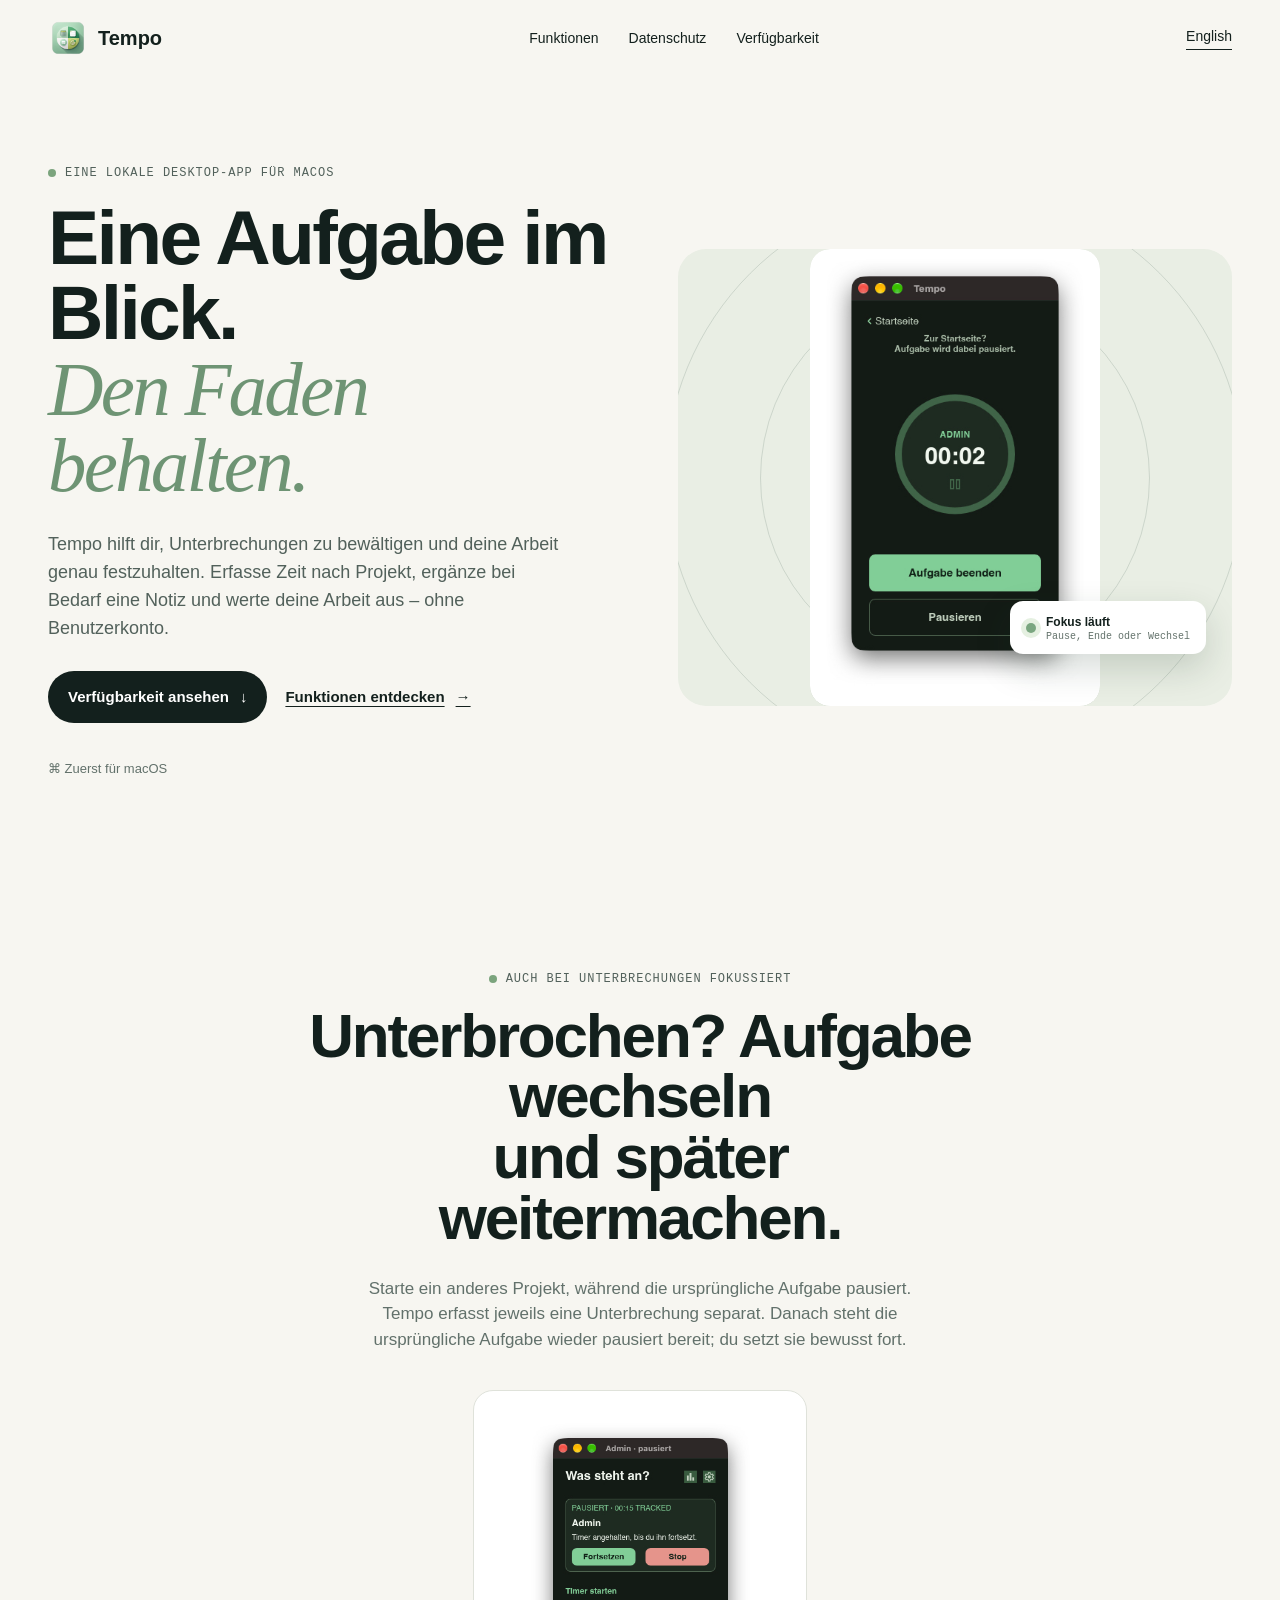
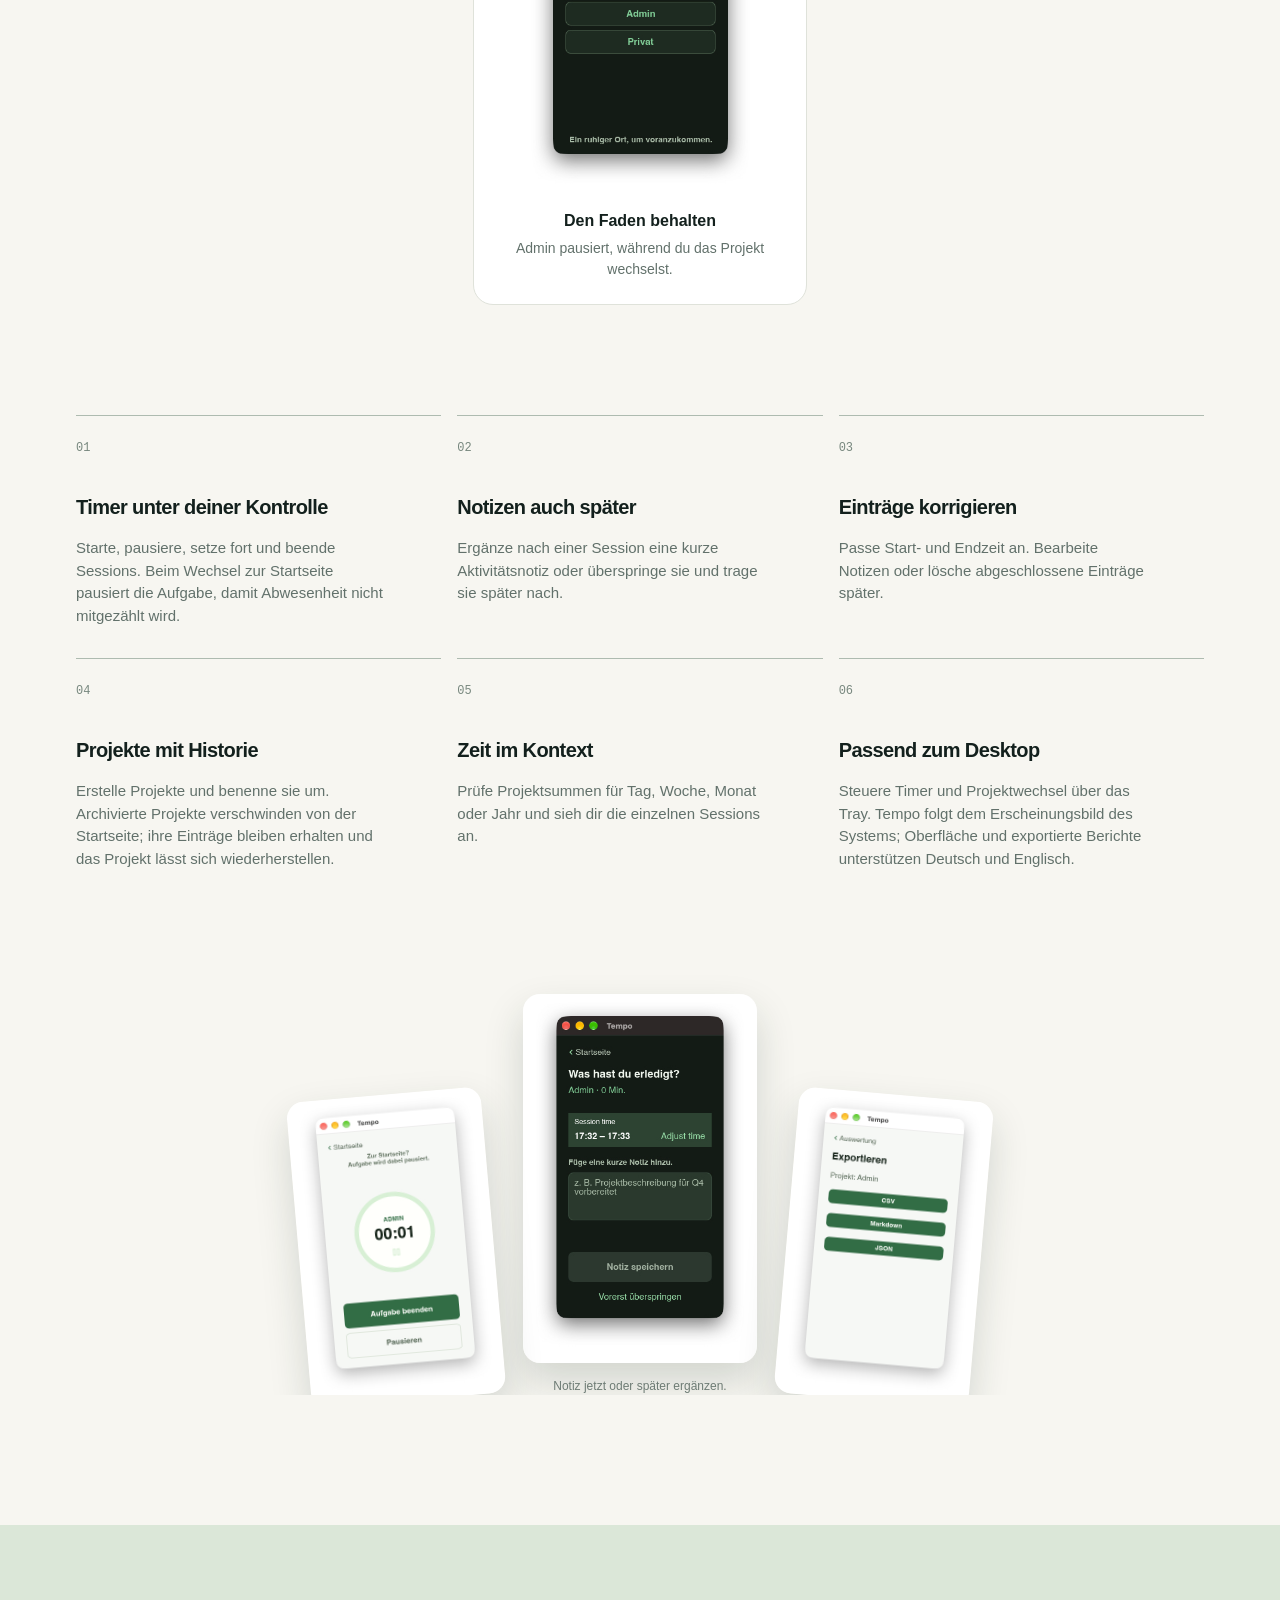
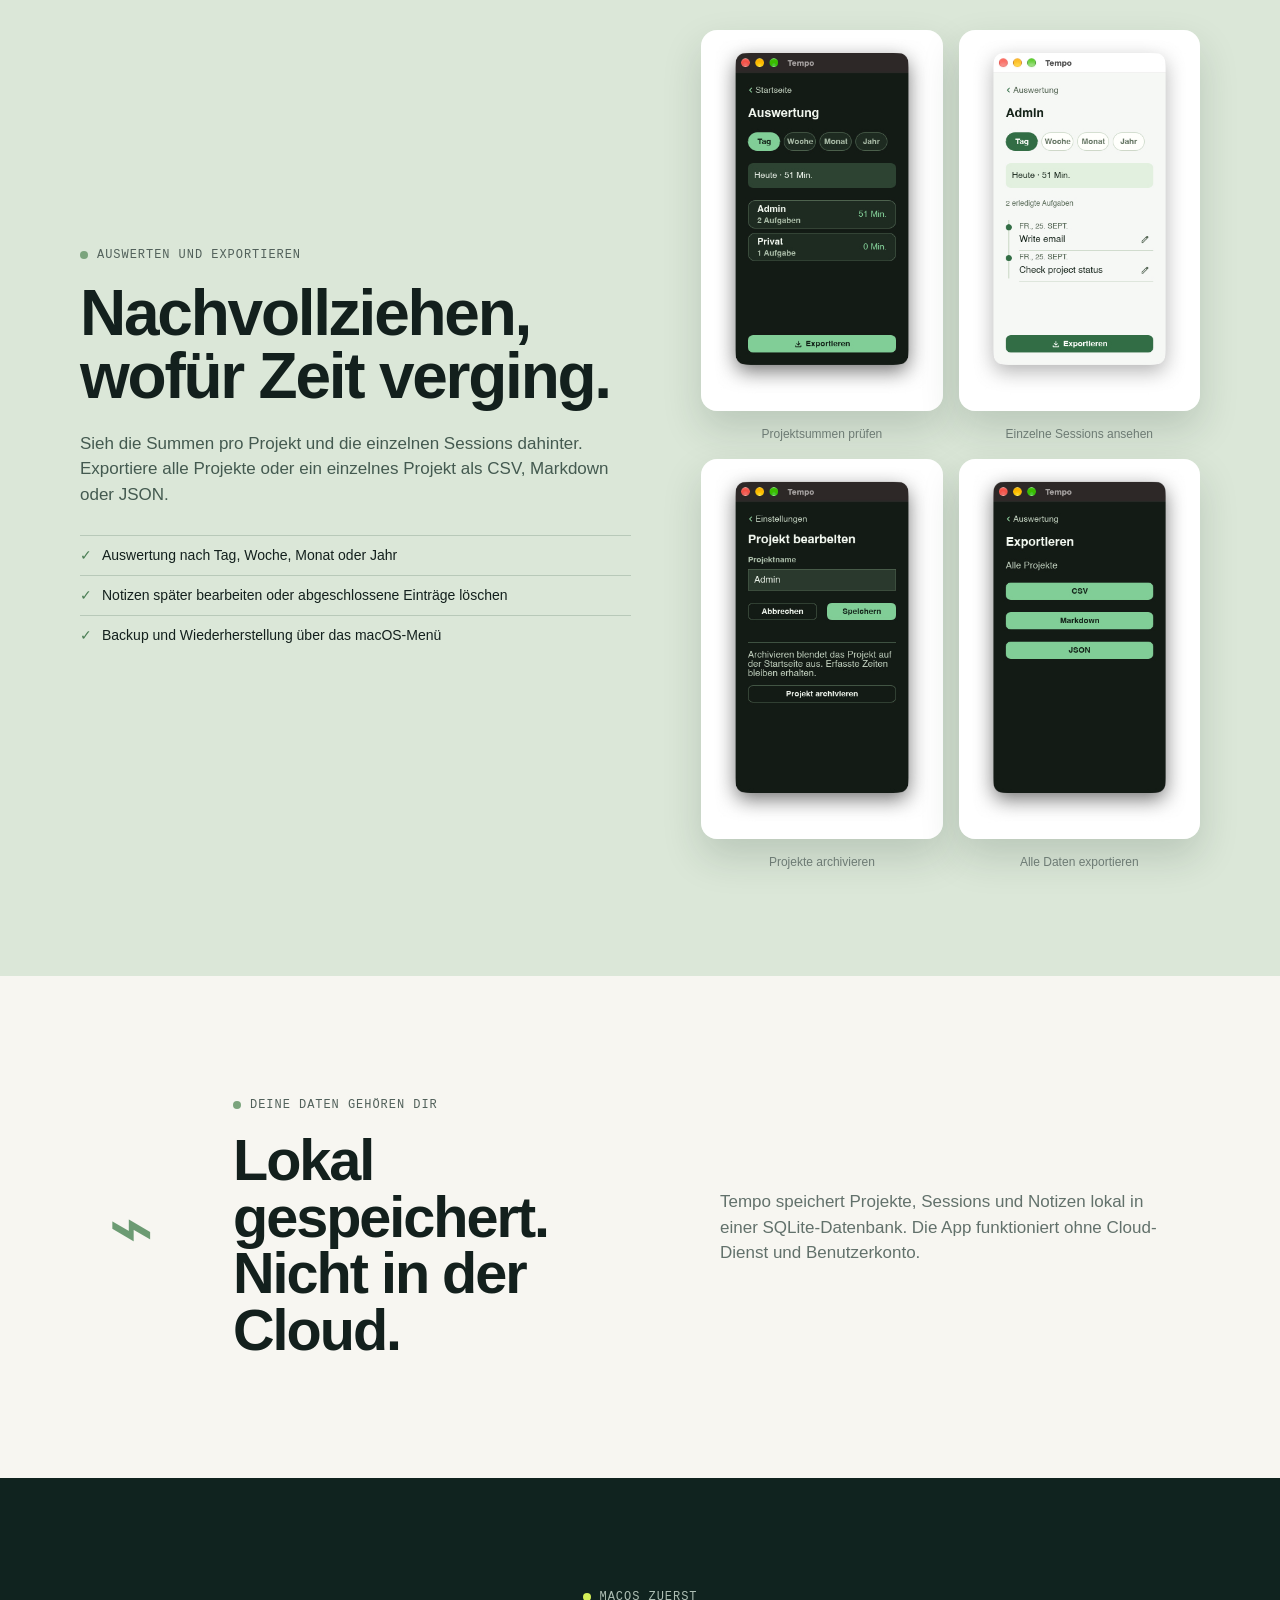
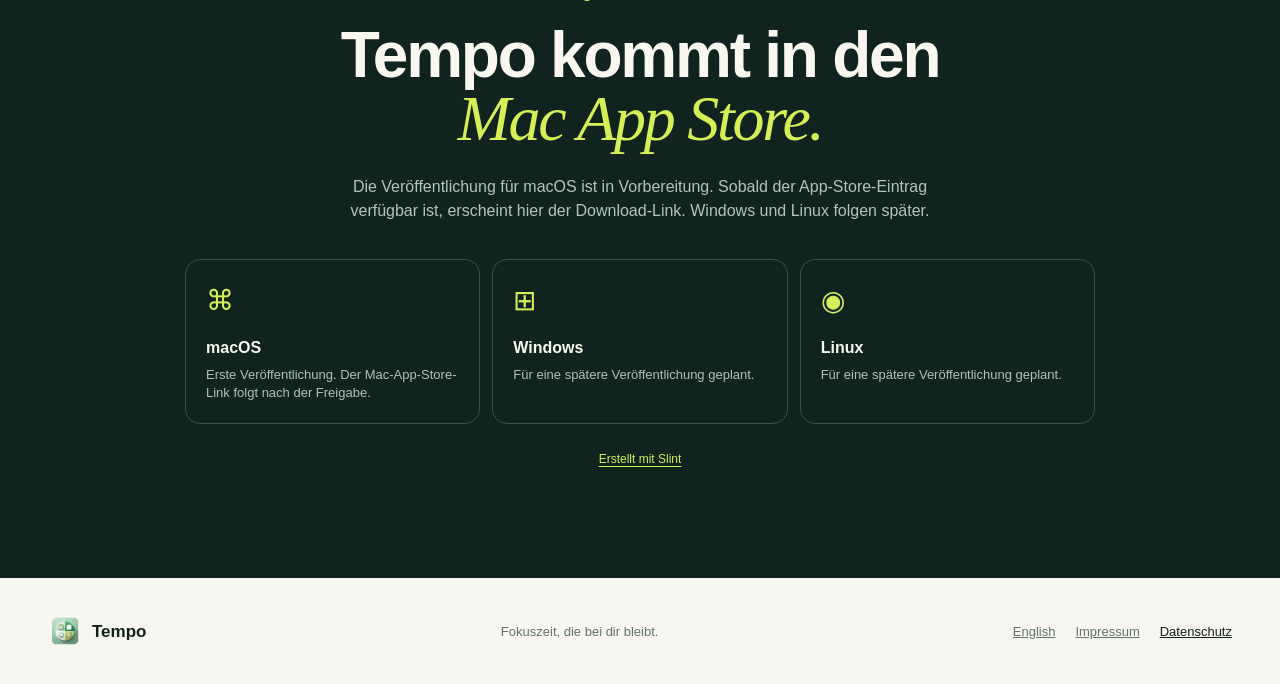
<file: site/index.html>
<!doctype html>
<html lang="de">
  <head>
    <meta charset="UTF-8" />
    <meta name="viewport" content="width=device-width, initial-scale=1.0" />
    <meta name="description" content="Tempo ist eine lokale macOS-App für konzentrierte Arbeit. Bewältige Unterbrechungen, erfasse Zeit nach Projekt und behalte den Überblick – ohne Benutzerkonto." />
    <meta name="theme-color" content="#0f1715" />
    <title>Tempo – Eine Aufgabe im Blick. Den Faden behalten.</title>
    <link rel="icon" href="assets/tempo-icon.png" />
    <link rel="alternate" hreflang="de" href="index.html" />
    <link rel="alternate" hreflang="en" href="en.html" />
    <link rel="stylesheet" href="styles.css" />
  </head>
  <body>
    <header class="site-header">
      <a class="brand" href="#top" aria-label="Tempo Startseite">
        <img src="assets/tempo-icon.png" alt="" width="40" height="40" />
        <span>Tempo</span>
      </a>
      <nav aria-label="Seitennavigation">
        <a href="#features">Funktionen</a>
        <a href="#privacy">Datenschutz</a>
        <a href="#availability">Verfügbarkeit</a>
      </nav>
      <a class="header-link language-link" href="en.html" lang="en">English</a>
    </header>

    <main id="top">
      <section class="hero">
        <div class="hero-copy">
          <p class="eyebrow"><span></span> Eine lokale Desktop-App für macOS</p>
          <h1>Eine Aufgabe im Blick.<br /><em>Den Faden behalten.</em></h1>
          <p class="intro">Tempo hilft dir, Unterbrechungen zu bewältigen und deine Arbeit genau festzuhalten. Erfasse Zeit nach Projekt, ergänze bei Bedarf eine Notiz und werte deine Arbeit aus – ohne Benutzerkonto.</p>
          <div class="hero-actions">
            <a class="button button-primary" href="#availability">Verfügbarkeit ansehen <span aria-hidden="true">↓</span></a>
            <a class="button button-quiet" href="#features">Funktionen entdecken <span aria-hidden="true">→</span></a>
          </div>
          <p class="platform-line">⌘ Zuerst für macOS</p>
        </div>
        <div class="hero-visual" aria-label="Tempo mit einer laufenden Fokus-Session im dunklen Erscheinungsbild">
          <div class="orbit orbit-one"></div><div class="orbit orbit-two"></div>
          <div class="app-window app-window-current"><img src="assets/screenshots/de/dark/tracking.jpg" alt="Tempo erfasst die Aufgabe Admin im dunklen Erscheinungsbild" /></div>
          <div class="floating-card"><span class="pulse"></span><div><b>Fokus läuft</b><small>Pause, Ende oder Wechsel</small></div></div>
        </div>
      </section>

      <section class="feature-intro" id="features">
        <p class="eyebrow"><span></span> Auch bei Unterbrechungen fokussiert</p>
        <h2>Unterbrochen? Aufgabe wechseln<br />und später weitermachen.</h2>
        <p>Starte ein anderes Projekt, während die ursprüngliche Aufgabe pausiert. Tempo erfasst jeweils eine Unterbrechung separat. Danach steht die ursprüngliche Aufgabe wieder pausiert bereit; du setzt sie bewusst fort.</p>
      </section>

      <section class="interruption-section interruption-section-single" aria-label="Pausierte Aufgabe in Tempo">
        <figure><img src="assets/screenshots/de/dark/paused-home.jpg" alt="Admin ist pausiert; Fortsetzen und das Projekt Privat stehen zur Auswahl" loading="lazy" /><figcaption><strong>Den Faden behalten</strong><span>Admin pausiert, während du das Projekt wechselst.</span></figcaption></figure>
      </section>

      <section class="features" aria-label="Tempo Funktionen">
        <article><span class="feature-number">01</span><h3>Timer unter deiner Kontrolle</h3><p>Starte, pausiere, setze fort und beende Sessions. Beim Wechsel zur Startseite pausiert die Aufgabe, damit Abwesenheit nicht mitgezählt wird.</p></article>
        <article><span class="feature-number">02</span><h3>Notizen auch später</h3><p>Ergänze nach einer Session eine kurze Aktivitätsnotiz oder überspringe sie und trage sie später nach.</p></article>
        <article><span class="feature-number">03</span><h3>Einträge korrigieren</h3><p>Passe Start- und Endzeit an. Bearbeite Notizen oder lösche abgeschlossene Einträge später.</p></article>
        <article><span class="feature-number">04</span><h3>Projekte mit Historie</h3><p>Erstelle Projekte und benenne sie um. Archivierte Projekte verschwinden von der Startseite; ihre Einträge bleiben erhalten und das Projekt lässt sich wiederherstellen.</p></article>
        <article><span class="feature-number">05</span><h3>Zeit im Kontext</h3><p>Prüfe Projektsummen für Tag, Woche, Monat oder Jahr und sieh dir die einzelnen Sessions an.</p></article>
        <article><span class="feature-number">06</span><h3>Passend zum Desktop</h3><p>Steuere Timer und Projektwechsel über das Tray. Tempo folgt dem Erscheinungsbild des Systems; Oberfläche und exportierte Berichte unterstützen Deutsch und Englisch.</p></article>
      </section>

      <section class="screens" aria-label="Tempo Ansichten">
        <figure class="screen screen-left"><img src="assets/screenshots/de/light/tracking.jpg" alt="Tempo erfasst die Aufgabe Admin im hellen Erscheinungsbild" loading="lazy" /><figcaption>Timer im hellen Design.</figcaption></figure>
        <figure class="screen screen-center"><img src="assets/screenshots/de/dark/note.jpg" alt="Tempo fragt nach einer Aktivitätsnotiz und bietet Überspringen an" loading="lazy" /><figcaption>Notiz jetzt oder später ergänzen.</figcaption></figure>
        <figure class="screen screen-right"><img src="assets/screenshots/de/light/project-export.jpg" alt="Tempo bietet den Export des Projekts Admin als CSV, Markdown oder JSON an" loading="lazy" /><figcaption>Projektdaten exportieren.</figcaption></figure>
      </section>

      <section class="workflow-section">
        <div class="workflow-copy"><p class="eyebrow"><span></span> Auswerten und exportieren</p><h2>Nachvollziehen, wofür Zeit verging.</h2><p>Sieh die Summen pro Projekt und die einzelnen Sessions dahinter. Exportiere alle Projekte oder ein einzelnes Projekt als CSV, Markdown oder JSON.</p><ul><li>Auswertung nach Tag, Woche, Monat oder Jahr</li><li>Notizen später bearbeiten oder abgeschlossene Einträge löschen</li><li>Backup und Wiederherstellung über das macOS-Menü</li></ul></div>
        <div class="workflow-screens" aria-label="Tempo Auswertung, Projektdetails, Archiv und Export">
          <figure><img src="assets/screenshots/de/dark/evaluation.jpg" alt="Tempo Auswertung mit der Tagessumme für Admin und Privat" loading="lazy" /><figcaption>Projektsummen prüfen</figcaption></figure>
          <figure><img src="assets/screenshots/de/light/project-detail.jpg" alt="Admin-Projektdetails mit zwei abgeschlossenen Aufgaben" loading="lazy" /><figcaption>Einzelne Sessions ansehen</figcaption></figure>
          <figure><img src="assets/screenshots/de/dark/project-edit.jpg" alt="Tempo erklärt beim Bearbeiten eines Projekts, dass beim Archivieren die erfassten Zeiten erhalten bleiben" loading="lazy" /><figcaption>Projekte archivieren</figcaption></figure>
          <figure><img src="assets/screenshots/de/dark/export-all.jpg" alt="Alle Projekte als CSV, Markdown oder JSON exportieren" loading="lazy" /><figcaption>Alle Daten exportieren</figcaption></figure>
        </div>
      </section>

      <section class="privacy-section" id="privacy">
        <div class="privacy-icon" aria-hidden="true">⌁</div>
        <div><p class="eyebrow"><span></span> Deine Daten gehören dir</p><h2>Lokal gespeichert.<br />Nicht in der Cloud.</h2></div>
        <p>Tempo speichert Projekte, Sessions und Notizen lokal in einer SQLite-Datenbank. Die App funktioniert ohne Cloud-Dienst und Benutzerkonto.</p>
      </section>

      <section class="availability-section" id="availability">
        <p class="eyebrow"><span></span> macOS zuerst</p>
        <h2>Tempo kommt in den<br /><em>Mac App Store.</em></h2>
        <p class="availability-note">Die Veröffentlichung für macOS ist in Vorbereitung. Sobald der App-Store-Eintrag verfügbar ist, erscheint hier der Download-Link. Windows und Linux folgen später.</p>
        <div class="availability-cards">
          <article><span class="os-icon">⌘</span><h3>macOS</h3><p>Erste Veröffentlichung. Der Mac-App-Store-Link folgt nach der Freigabe.</p></article>
          <article><span class="os-icon">⊞</span><h3>Windows</h3><p>Für eine spätere Veröffentlichung geplant.</p></article>
          <article><span class="os-icon">◉</span><h3>Linux</h3><p>Für eine spätere Veröffentlichung geplant.</p></article>
        </div>
        <p class="release-status"><a href="https://slint.dev/">Erstellt mit Slint</a></p>
      </section>
    </main>

    <footer><a class="brand" href="#top"><img src="assets/tempo-icon.png" alt="" width="34" height="34" /><span>Tempo</span></a><p>Fokuszeit, die bei dir bleibt.</p><div class="footer-links"><a href="en.html" lang="en">English</a><a href="impressum.html">Impressum</a><a href="datenschutz.html">Datenschutz</a></div></footer>
  </body>
</html>
</file>
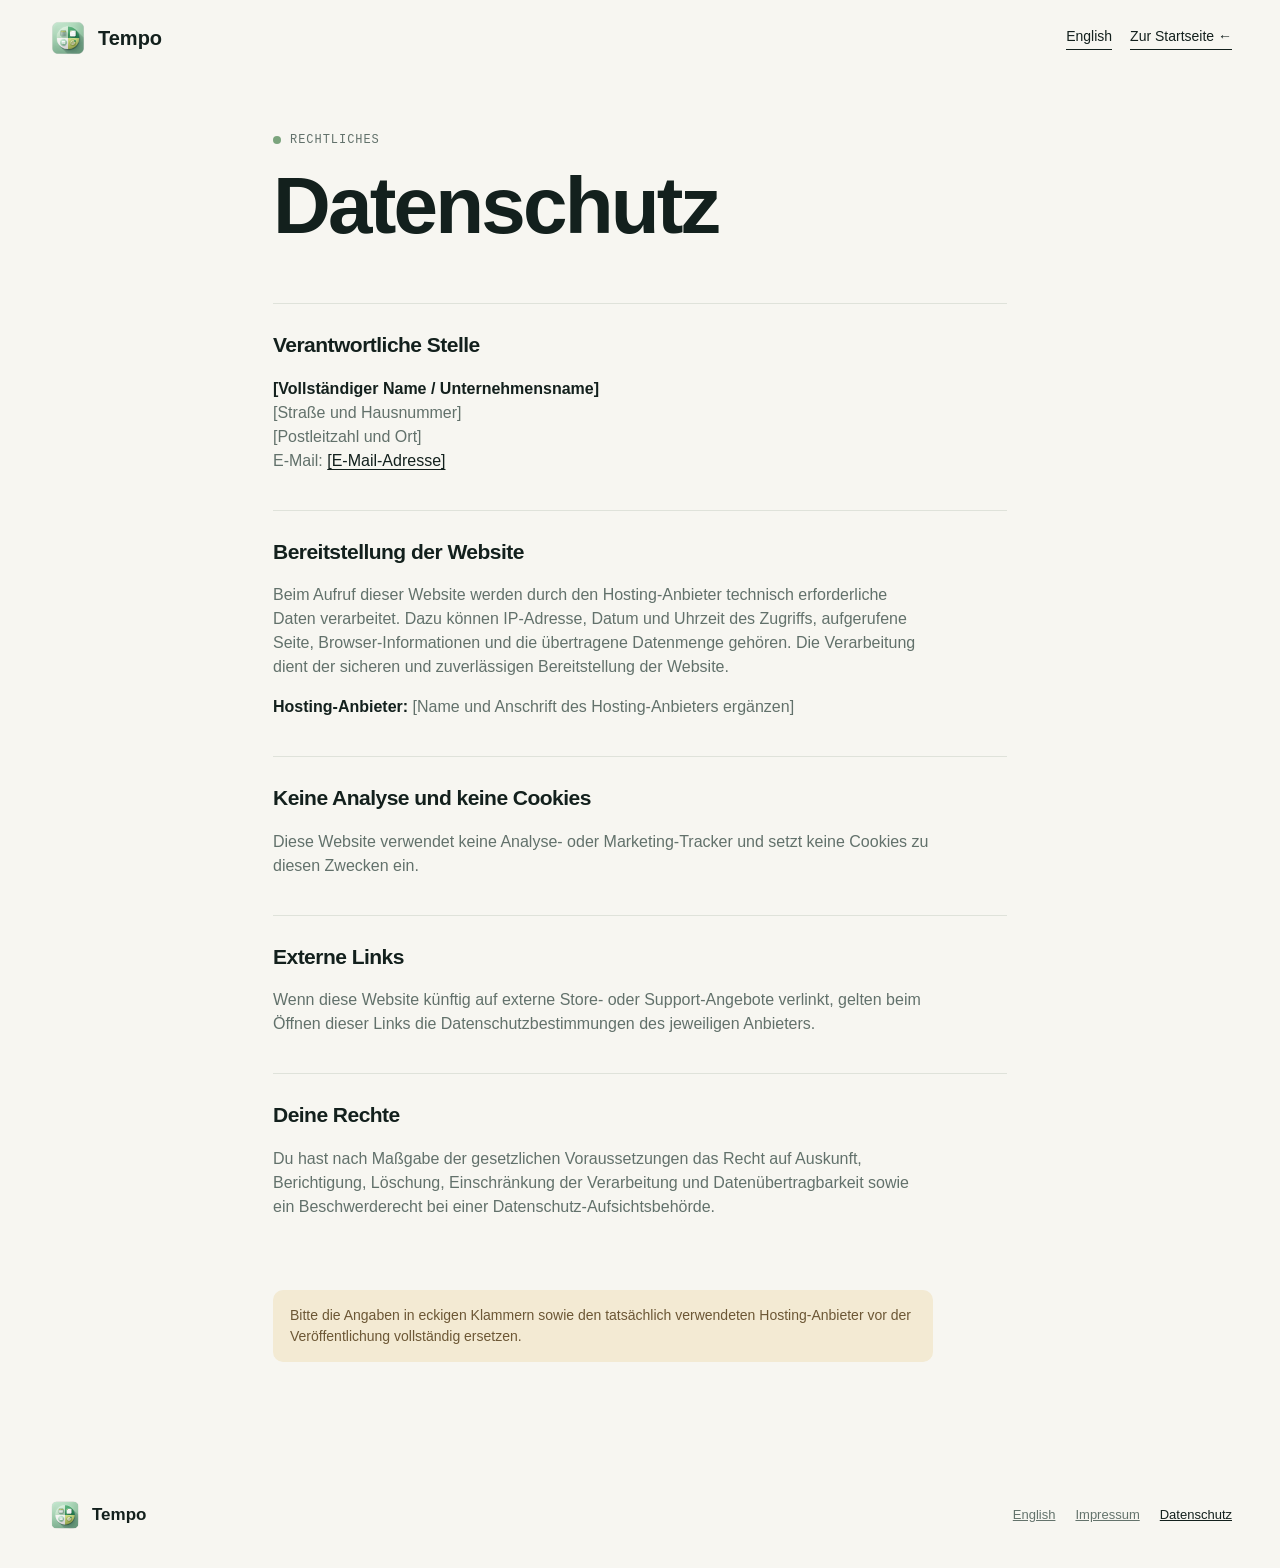
<file: datenschutz.html>
<!doctype html>
<html lang="de">
  <head>
    <meta charset="UTF-8" />
    <meta name="viewport" content="width=device-width, initial-scale=1.0" />
    <meta name="description" content="Datenschutzhinweise für Tempo." />
    <title>Datenschutz – Tempo</title>
    <link rel="icon" href="assets/tempo-icon.png" />
    <link rel="stylesheet" href="styles.css" />
  </head>
  <body>
    <header class="site-header">
      <a class="brand" href="index.html" aria-label="Tempo Startseite"><img src="assets/tempo-icon.png" alt="" width="40" height="40" /><span>Tempo</span></a>
      <div class="header-actions"><a class="header-link language-link" href="privacy.html" lang="en">English</a><a class="header-link" href="index.html">Zur Startseite <span aria-hidden="true">←</span></a></div>
    </header>
    <main class="legal-page">
      <p class="eyebrow"><span></span> Rechtliches</p>
      <h1>Datenschutz</h1>
      <section>
        <h2>Verantwortliche Stelle</h2>
        <p><strong>[Vollständiger Name / Unternehmensname]</strong><br />[Straße und Hausnummer]<br />[Postleitzahl und Ort]<br />E-Mail: <a href="mailto:[E-Mail-Adresse]">[E-Mail-Adresse]</a></p>
      </section>
      <section>
        <h2>Bereitstellung der Website</h2>
        <p>Beim Aufruf dieser Website werden durch den Hosting-Anbieter technisch erforderliche Daten verarbeitet. Dazu können IP-Adresse, Datum und Uhrzeit des Zugriffs, aufgerufene Seite, Browser-Informationen und die übertragene Datenmenge gehören. Die Verarbeitung dient der sicheren und zuverlässigen Bereitstellung der Website.</p>
        <p><strong>Hosting-Anbieter:</strong> [Name und Anschrift des Hosting-Anbieters ergänzen]</p>
      </section>
      <section>
        <h2>Keine Analyse und keine Cookies</h2>
        <p>Diese Website verwendet keine Analyse- oder Marketing-Tracker und setzt keine Cookies zu diesen Zwecken ein.</p>
      </section>
      <section>
        <h2>Externe Links</h2>
        <p>Wenn diese Website künftig auf externe Store- oder Support-Angebote verlinkt, gelten beim Öffnen dieser Links die Datenschutzbestimmungen des jeweiligen Anbieters.</p>
      </section>
      <section>
        <h2>Deine Rechte</h2>
        <p>Du hast nach Maßgabe der gesetzlichen Voraussetzungen das Recht auf Auskunft, Berichtigung, Löschung, Einschränkung der Verarbeitung und Datenübertragbarkeit sowie ein Beschwerderecht bei einer Datenschutz-Aufsichtsbehörde.</p>
      </section>
      <p class="legal-note">Bitte die Angaben in eckigen Klammern sowie den tatsächlich verwendeten Hosting-Anbieter vor der Veröffentlichung vollständig ersetzen.</p>
    </main>
    <footer><a class="brand" href="index.html"><img src="assets/tempo-icon.png" alt="" width="34" height="34" /><span>Tempo</span></a><div class="footer-links"><a href="privacy.html" lang="en">English</a><a href="impressum.html">Impressum</a><a href="datenschutz.html">Datenschutz</a></div></footer>
  </body>
</html>
</file>
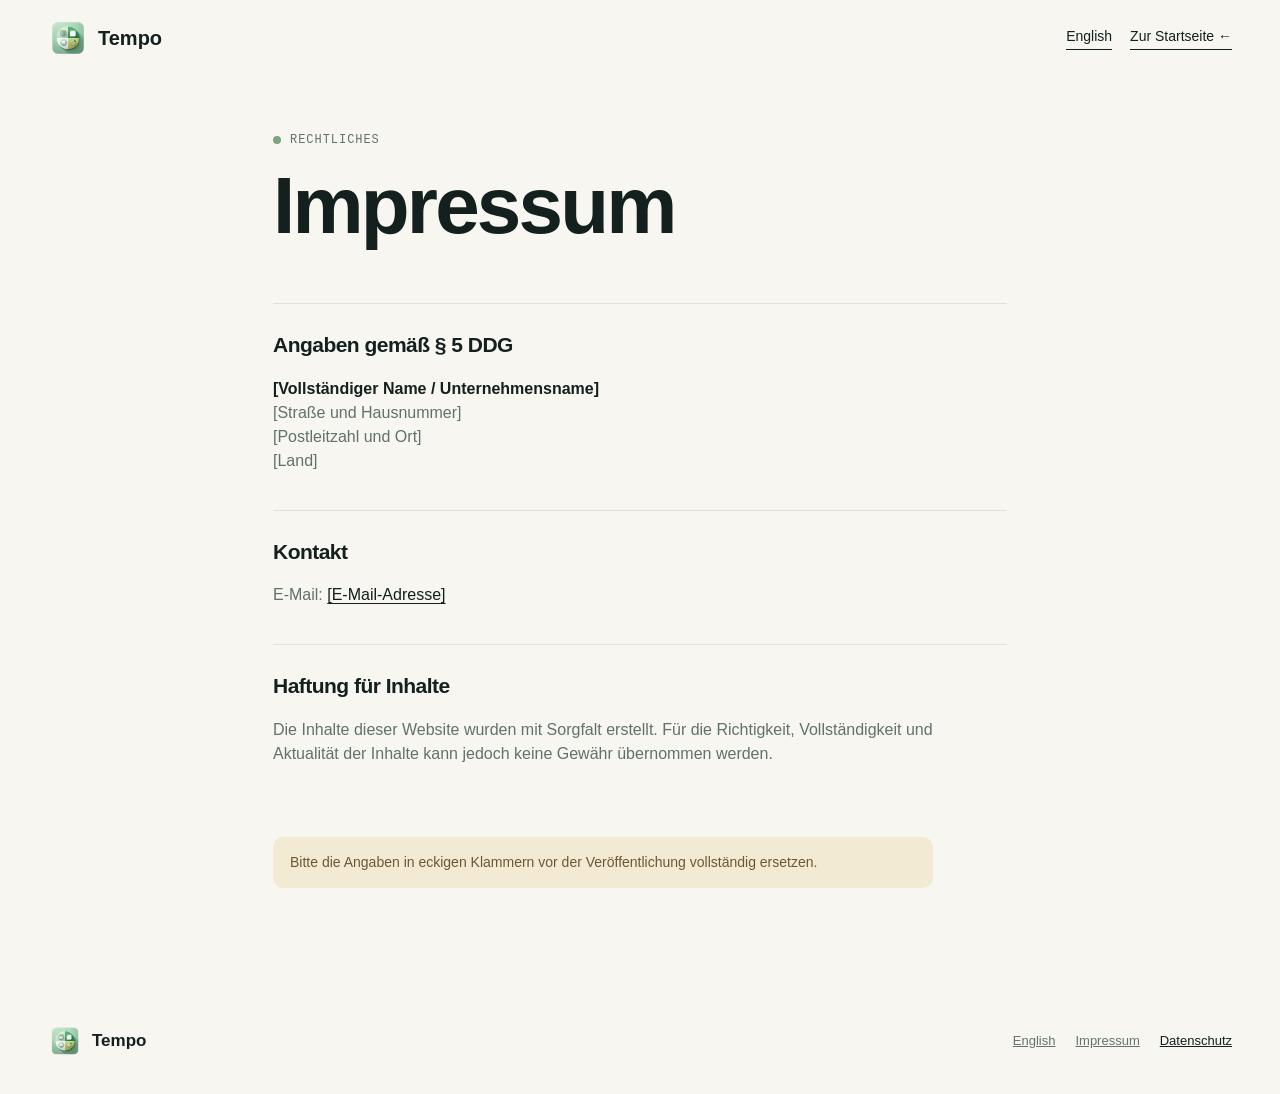
<file: impressum.html>
<!doctype html>
<html lang="de">
  <head>
    <meta charset="UTF-8" />
    <meta name="viewport" content="width=device-width, initial-scale=1.0" />
    <meta name="description" content="Anbieterkennzeichnung für Tempo." />
    <title>Impressum – Tempo</title>
    <link rel="icon" href="assets/tempo-icon.png" />
    <link rel="stylesheet" href="styles.css" />
  </head>
  <body>
    <header class="site-header">
      <a class="brand" href="index.html" aria-label="Tempo Startseite"><img src="assets/tempo-icon.png" alt="" width="40" height="40" /><span>Tempo</span></a>
      <div class="header-actions"><a class="header-link language-link" href="legal-notice.html" lang="en">English</a><a class="header-link" href="index.html">Zur Startseite <span aria-hidden="true">←</span></a></div>
    </header>
    <main class="legal-page">
      <p class="eyebrow"><span></span> Rechtliches</p>
      <h1>Impressum</h1>
      <section>
        <h2>Angaben gemäß § 5 DDG</h2>
        <p><strong>[Vollständiger Name / Unternehmensname]</strong><br />[Straße und Hausnummer]<br />[Postleitzahl und Ort]<br />[Land]</p>
      </section>
      <section>
        <h2>Kontakt</h2>
        <p>E-Mail: <a href="mailto:[E-Mail-Adresse]">[E-Mail-Adresse]</a></p>
      </section>
      <section>
        <h2>Haftung für Inhalte</h2>
        <p>Die Inhalte dieser Website wurden mit Sorgfalt erstellt. Für die Richtigkeit, Vollständigkeit und Aktualität der Inhalte kann jedoch keine Gewähr übernommen werden.</p>
      </section>
      <p class="legal-note">Bitte die Angaben in eckigen Klammern vor der Veröffentlichung vollständig ersetzen.</p>
    </main>
    <footer><a class="brand" href="index.html"><img src="assets/tempo-icon.png" alt="" width="34" height="34" /><span>Tempo</span></a><div class="footer-links"><a href="legal-notice.html" lang="en">English</a><a href="impressum.html">Impressum</a><a href="datenschutz.html">Datenschutz</a></div></footer>
  </body>
</html>
</file>
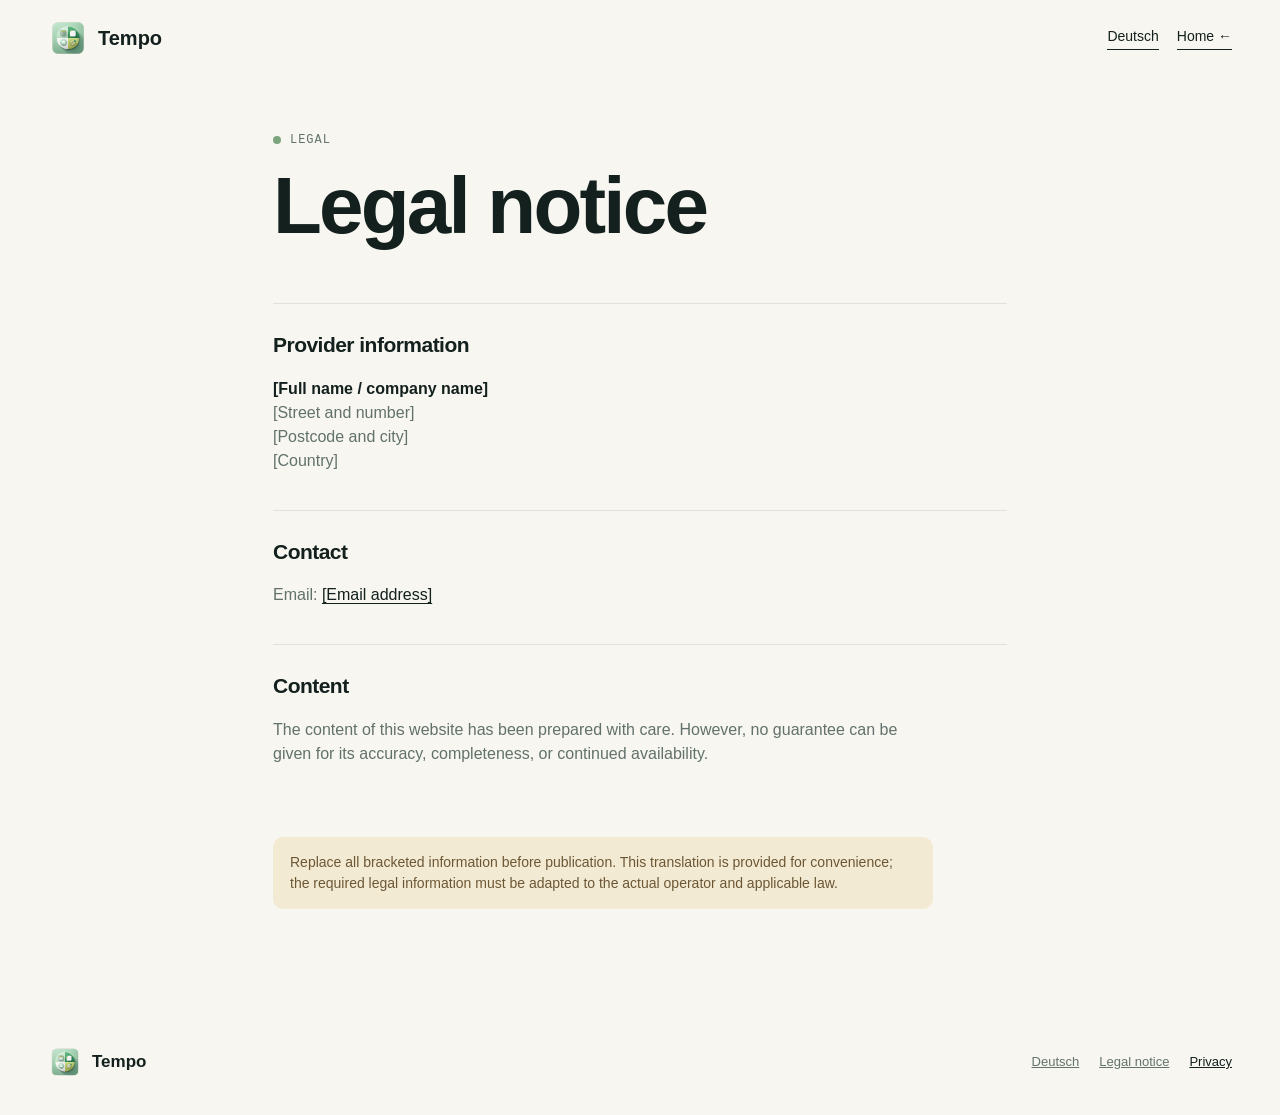
<file: legal-notice.html>
<!doctype html>
<html lang="en">
  <head>
    <meta charset="UTF-8" />
    <meta name="viewport" content="width=device-width, initial-scale=1.0" />
    <meta name="description" content="Legal notice for Tempo." />
    <title>Legal notice – Tempo</title>
    <link rel="icon" href="assets/tempo-icon.png" />
    <link rel="stylesheet" href="styles.css" />
  </head>
  <body>
    <header class="site-header">
      <a class="brand" href="en.html" aria-label="Tempo home"><img src="assets/tempo-icon.png" alt="" width="40" height="40" /><span>Tempo</span></a>
      <div class="header-actions"><a class="header-link language-link" href="impressum.html" lang="de">Deutsch</a><a class="header-link" href="en.html">Home <span aria-hidden="true">←</span></a></div>
    </header>
    <main class="legal-page">
      <p class="eyebrow"><span></span> Legal</p>
      <h1>Legal notice</h1>
      <section>
        <h2>Provider information</h2>
        <p><strong>[Full name / company name]</strong><br />[Street and number]<br />[Postcode and city]<br />[Country]</p>
      </section>
      <section>
        <h2>Contact</h2>
        <p>Email: <a href="mailto:[Email-address]">[Email address]</a></p>
      </section>
      <section>
        <h2>Content</h2>
        <p>The content of this website has been prepared with care. However, no guarantee can be given for its accuracy, completeness, or continued availability.</p>
      </section>
      <p class="legal-note">Replace all bracketed information before publication. This translation is provided for convenience; the required legal information must be adapted to the actual operator and applicable law.</p>
    </main>
    <footer><a class="brand" href="en.html"><img src="assets/tempo-icon.png" alt="" width="34" height="34" /><span>Tempo</span></a><div class="footer-links"><a href="impressum.html" lang="de">Deutsch</a><a href="legal-notice.html">Legal notice</a><a href="privacy.html">Privacy</a></div></footer>
  </body>
</html>
</file>
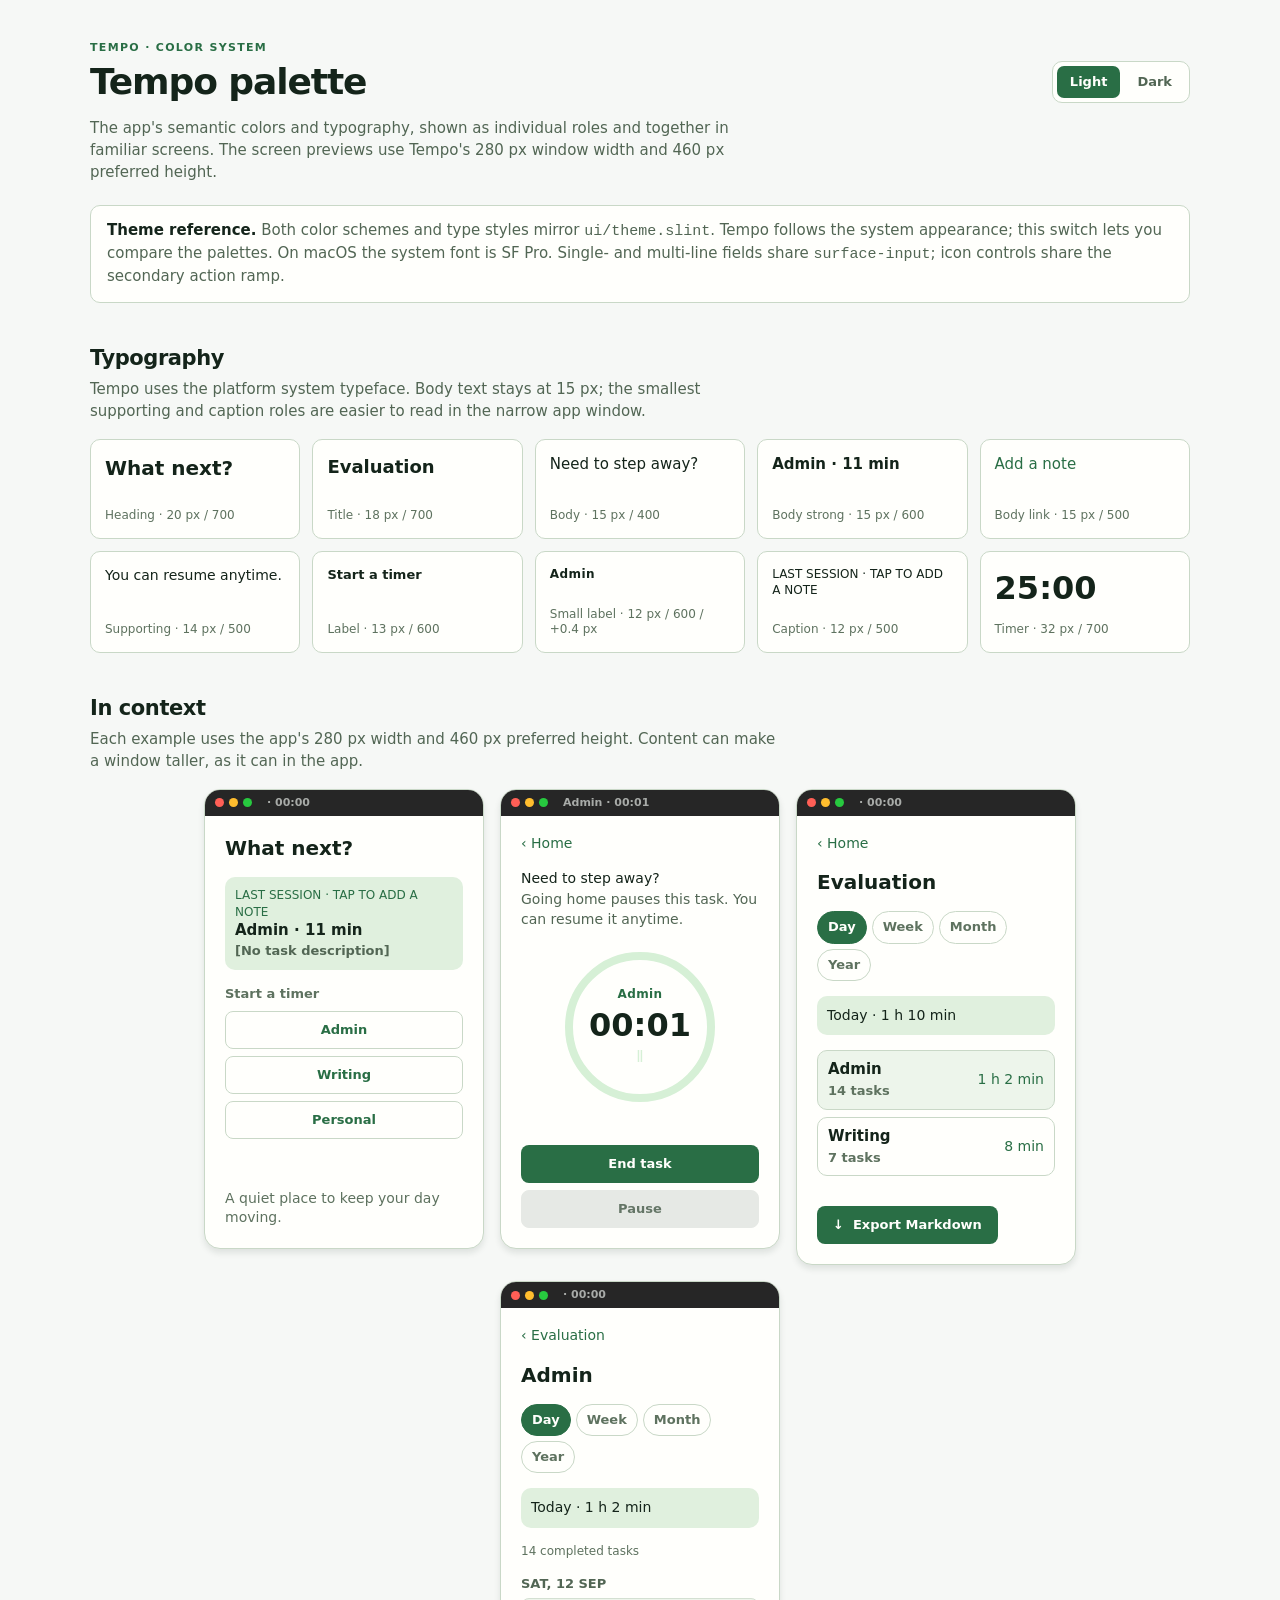
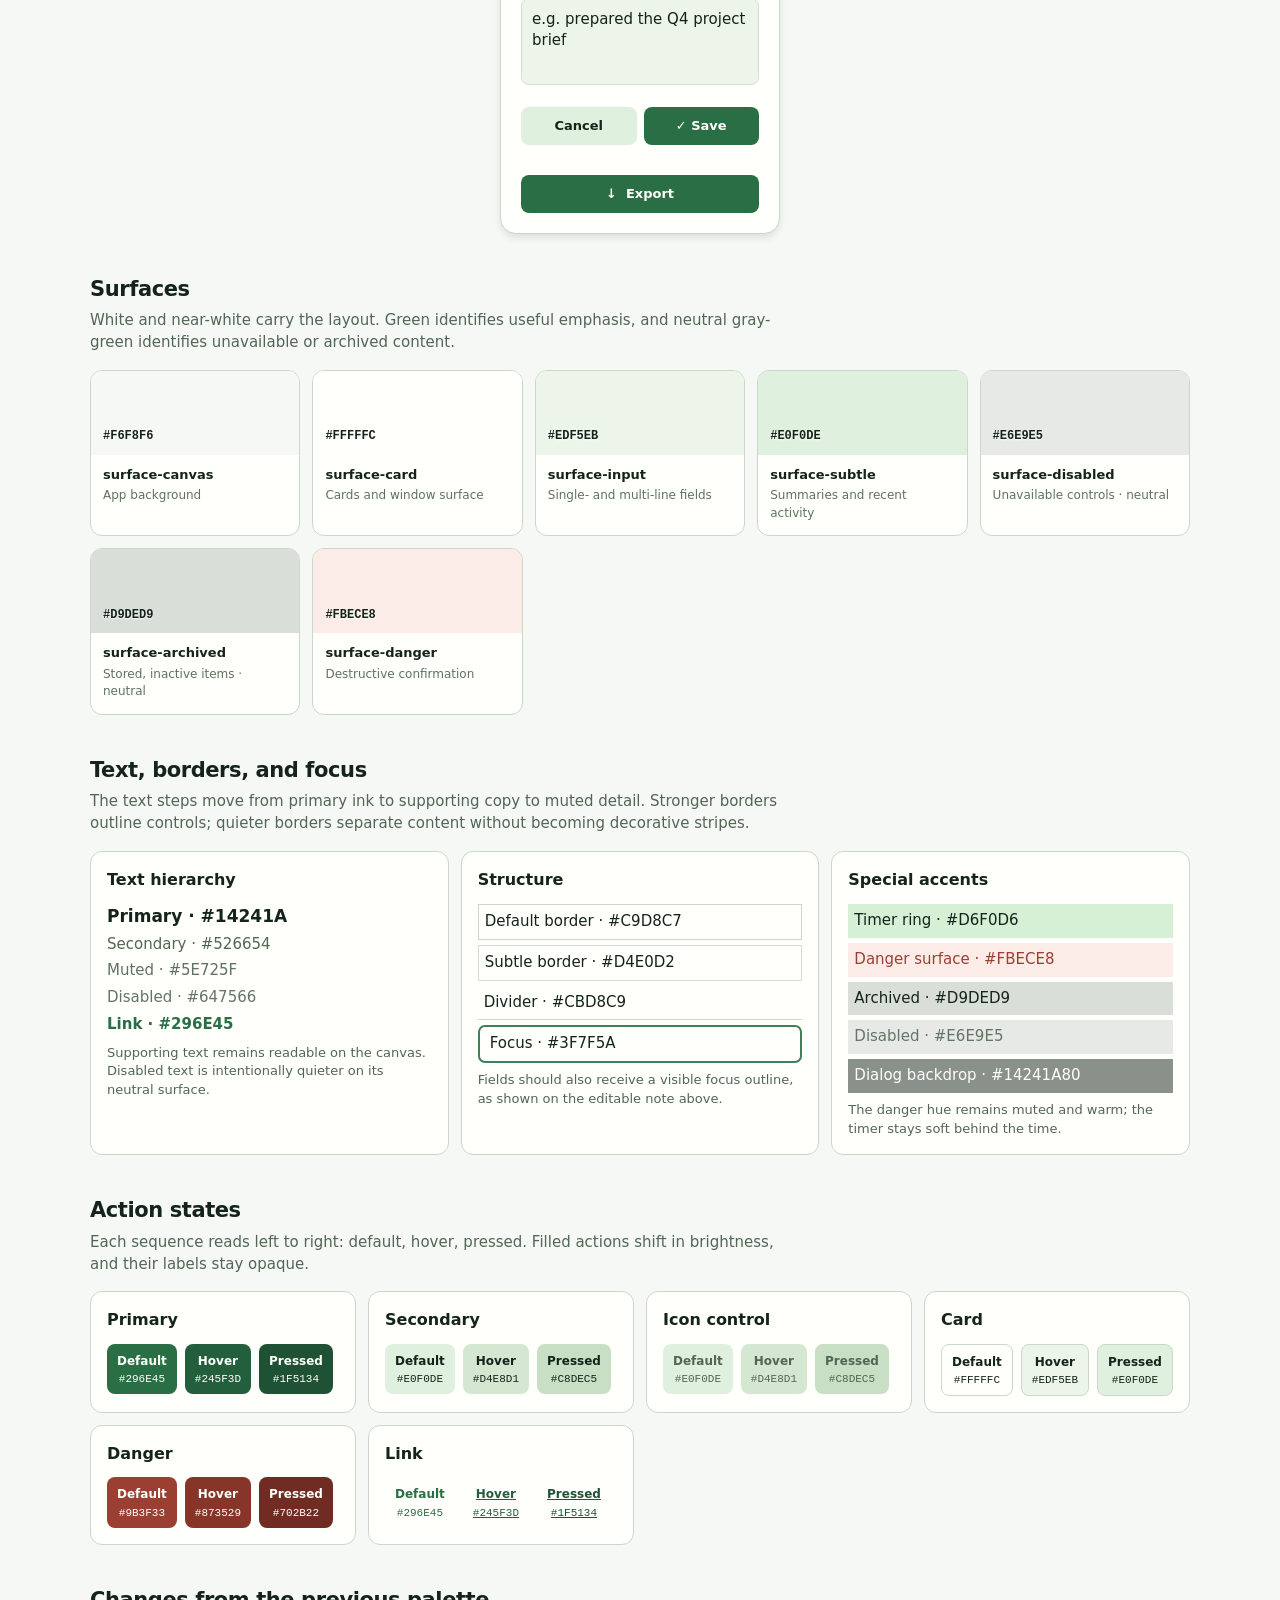
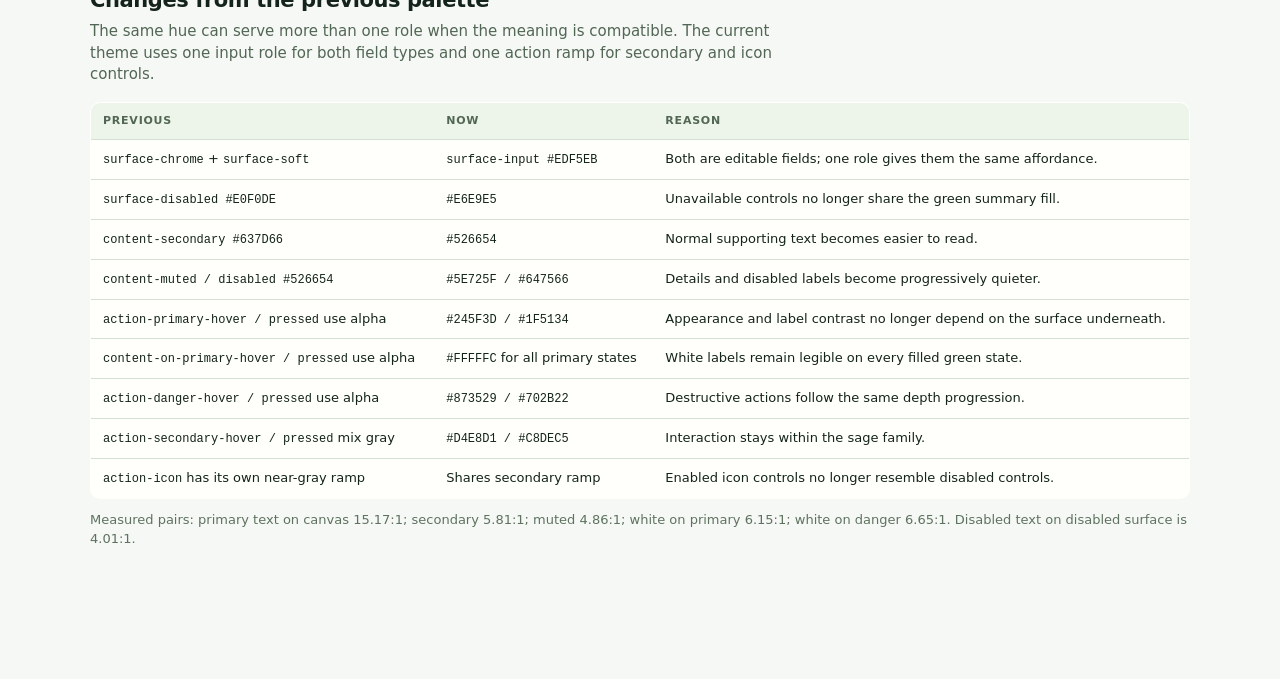
<file: palette.html>
<!doctype html>
<html lang="en">
  <head>
    <meta charset="UTF-8" />
    <meta name="viewport" content="width=device-width, initial-scale=1.0" />
    <title>Tempo Palette</title>
    <script>
      try {
        if (localStorage.getItem("tempo-palette-theme") === "dark") document.documentElement.dataset.theme = "dark";
      } catch (_) { /* The preview still works when storage is unavailable. */ }
    </script>
    <style>
      :root {
        color-scheme: light;

        /* Semantic colors mirrored from ui/theme.slint. */
        --surface-canvas: #f6f8f6;
        --surface-card: #fffffc;
        --surface-input: #edf5eb;
        --surface-subtle: #e0f0de;
        --surface-disabled: #e6e9e5;
        --surface-archived: #d9ded9;
        --surface-danger: #fbece8;

        --content-primary: #14241a;
        --content-secondary: #526654;
        --content-muted: #5e725f;
        --content-disabled: #647566;
        --content-on-accent: #fffffc;
        --content-on-primary-hover: #fffffc;
        --content-on-primary-pressed: #fffffc;

        --action-primary: #296e45;
        --action-primary-hover: #245f3d;
        --action-primary-pressed: #1f5134;
        --action-secondary: #e0f0de;
        --action-secondary-hover: #d4e8d1;
        --action-secondary-pressed: #c8dec5;
        --action-icon: #e0f0de;
        --action-icon-hover: #d4e8d1;
        --action-icon-pressed: #c8dec5;
        --action-card-hover: #edf5eb;
        --action-card-pressed: #e0f0de;
        --action-danger: #9b3f33;
        --action-danger-hover: #873529;
        --action-danger-pressed: #702b22;
        --action-danger-outline-pressed: #f3d6d0;

        --content-link: #296e45;
        --content-link-hover: #245f3d;
        --content-link-pressed: #1f5134;
        --border-default: #c9d8c7;
        --border-subtle: #d4e0d2;
        --border-divider: #cbd8c9;
        --border-focus: #3f7f5a;
        --timer-ring: #d6f0d6;
        --dialog-backdrop: #14241a80;
        --dialog-shadow: 0 4px 6px #14241a1a;

        /* Sizes, weights, and tracking mirror ui/theme.slint; CSS line heights approximate Slint. */
        --font-family: -apple-system, BlinkMacSystemFont, system-ui, sans-serif;
        --font-heading: 700 20px/1.4 var(--font-family);
        --font-title: 700 18px/1.4 var(--font-family);
        --font-body: 400 15px/1.45 var(--font-family);
        --font-body-strong: 600 15px/1.45 var(--font-family);
        --font-body-link: 500 15px/1.45 var(--font-family);
        --font-supporting: 500 14px/1.4 var(--font-family);
        --font-label: 600 13px/1.4 var(--font-family);
        --font-small-label: 600 12px/1.4 var(--font-family);
        --font-small-label-spacing: .4px;
        --font-caption: 500 12px/1.4 var(--font-family);
        --font-timer: 700 32px/1.4 var(--font-family);
      }

      :root[data-theme="dark"] {
        color-scheme: dark;
        /* System-following dark colors mirrored from ui/theme.slint. */
        --surface-canvas: #121b15;
        --surface-card: #1d2b21;
        --surface-input: #283a2d;
        --surface-subtle: #294331;
        --surface-disabled: #2b372f;
        --surface-archived: #344138;
        --surface-danger: #432b29;

        --content-primary: #f1f7ef;
        --content-secondary: #c0d1bf;
        --content-muted: #a9bda9;
        --content-disabled: #a2b4a3;
        --content-on-accent: #102218;
        --content-on-primary-hover: #102218;
        --content-on-primary-pressed: #102218;

        --action-primary: #78ce98;
        --action-primary-hover: #8ddca9;
        --action-primary-pressed: #62bb83;
        --action-secondary: #345c40;
        --action-secondary-hover: #40704d;
        --action-secondary-pressed: #2c5138;
        --action-icon: #345c40;
        --action-icon-hover: #40704d;
        --action-icon-pressed: #2c5138;
        --action-card-hover: #293e30;
        --action-card-pressed: #34513c;
        --action-danger: #e8968c;
        --action-danger-hover: #f0aaa0;
        --action-danger-pressed: #d78177;
        --action-danger-outline-pressed: #593532;

        --content-link: #91dfaa;
        --content-link-hover: #aaf0bf;
        --content-link-pressed: #7dcc98;
        --border-default: #4c6351;
        --border-subtle: #3e5444;
        --border-divider: #435a49;
        --border-focus: #a7eab5;
        --timer-ring: #3b6548;
        --dialog-backdrop: #080f0bd9;
        --dialog-shadow: 0 4px 12px #050b0770;
      }

      * { box-sizing: border-box; }
      body {
        margin: 0;
        background: var(--surface-canvas);
        color: var(--content-primary);
        font: var(--font-body);
      }
      main { width: min(1100px, calc(100% - 40px)); margin: 0 auto; padding: 40px 0 72px; }
      h1 { margin: 0; font-size: clamp(26px, 4vw, 36px); letter-spacing: -.03em; }
      h2 { margin: 0 0 6px; font-size: 21px; letter-spacing: -.02em; }
      h3 { margin: 0; font-size: 16px; }
      p { margin: 0; }
      button, input, textarea { font: inherit; }
      button { cursor: default; }
      .eyebrow { color: var(--action-primary); font-size: 11px; font-weight: 700; letter-spacing: .12em; text-transform: uppercase; }
      .lede { max-width: 68ch; margin-top: 10px; color: var(--content-secondary); }
      .page-heading { display: flex; flex-wrap: wrap; align-items: center; justify-content: space-between; gap: 16px; }
      .theme-switch { display: flex; gap: 4px; padding: 4px; border: 1px solid var(--border-default); border-radius: 10px; background: var(--surface-card); }
      .theme-switch button { padding: 7px 13px; border: 0; border-radius: 7px; background: transparent; color: var(--content-secondary); font: var(--font-label); cursor: pointer; }
      .theme-switch button[aria-pressed="true"] { background: var(--action-primary); color: var(--content-on-accent); }
      .theme-switch button:focus-visible { outline: 2px solid var(--border-focus); outline-offset: 2px; }
      .notice {
        margin-top: 22px;
        padding: 14px 16px;
        border: 1px solid var(--border-default);
        border-radius: 10px;
        background: var(--surface-card);
        color: var(--content-secondary);
      }
      .notice strong { color: var(--content-primary); }
      section { margin-top: 40px; }
      .section-intro { max-width: 72ch; margin-bottom: 16px; color: var(--content-secondary); }
      .swatch-grid { display: grid; grid-template-columns: repeat(auto-fit, minmax(190px, 1fr)); gap: 12px; }
      .swatch {
        min-height: 160px;
        overflow: hidden;
        border: 1px solid var(--border-default);
        border-radius: 12px;
        background: var(--surface-card);
      }
      .swatch-color {
        height: 84px;
        display: flex;
        align-items: end;
        padding: 10px 12px;
        background: var(--sample);
        color: var(--content-primary);
        text-shadow: 0 1px 2px var(--surface-card);
        font: 600 12px/1.3 ui-monospace, monospace;
      }
      .swatch-meta { display: grid; gap: 3px; padding: 11px 12px 13px; }
      .swatch-name { font-weight: 700; font-size: 13px; overflow-wrap: anywhere; }
      .swatch-use { color: var(--content-muted); font-size: 12px; }
      .group-label { margin: 22px 0 10px; color: var(--content-secondary); font-size: 12px; font-weight: 700; text-transform: uppercase; letter-spacing: .07em; }
      .role-grid { display: grid; grid-template-columns: repeat(auto-fit, minmax(240px, 1fr)); gap: 12px; }
      .role-card { padding: 16px; border: 1px solid var(--border-default); border-radius: 12px; background: var(--surface-card); }
      .role-card p { margin-top: 8px; color: var(--content-secondary); font-size: 13px; }
      .type-demo { display: grid; gap: 5px; margin-top: 13px; }
      .type-demo strong { font-size: 17px; }
      .secondary-text { color: var(--content-secondary); }
      .muted-text { color: var(--content-muted); }
      .disabled-text { color: var(--content-disabled); }
      .link { color: var(--content-link); font-weight: 600; }
      .focus-sample { display: inline-block; padding: 6px 10px; border: 2px solid var(--border-focus); border-radius: 7px; }
      .action-grid { display: grid; grid-template-columns: repeat(auto-fit, minmax(220px, 1fr)); gap: 12px; }
      .action-card { padding: 16px; border: 1px solid var(--border-default); border-radius: 12px; background: var(--surface-card); }
      .action-card h3 { margin-bottom: 12px; }
      .state-row { display: flex; flex-wrap: wrap; gap: 8px; }
      .state { min-width: 58px; padding: 9px 10px; border-radius: 8px; text-align: center; font-size: 12px; font-weight: 700; }
      .state small { display: block; margin-top: 4px; font: 11px/1 ui-monospace, monospace; }
      .primary-default { background: var(--action-primary); color: var(--content-on-accent); }
      .primary-hover { background: var(--action-primary-hover); color: var(--content-on-accent); }
      .primary-pressed { background: var(--action-primary-pressed); color: var(--content-on-accent); }
      .secondary-default { background: var(--action-secondary); color: var(--content-primary); }
      .secondary-hover { background: var(--action-secondary-hover); color: var(--content-primary); }
      .secondary-pressed { background: var(--action-secondary-pressed); color: var(--content-primary); }
      .icon-default { background: var(--action-icon); color: var(--content-secondary); }
      .icon-hover { background: var(--action-icon-hover); color: var(--content-secondary); }
      .icon-pressed { background: var(--action-icon-pressed); color: var(--content-secondary); }
      .card-default { background: var(--surface-card); border: 1px solid var(--border-default); color: var(--content-primary); }
      .card-hover { background: var(--action-card-hover); border: 1px solid var(--border-default); color: var(--content-primary); }
      .card-pressed { background: var(--action-card-pressed); border: 1px solid var(--border-default); color: var(--content-primary); }
      .danger-default { background: var(--action-danger); color: var(--content-on-accent); }
      .danger-hover { background: var(--action-danger-hover); color: var(--content-on-accent); }
      .danger-pressed { background: var(--action-danger-pressed); color: var(--content-on-accent); }
      .link-default { color: var(--content-link); }
      .link-hover { color: var(--content-link-hover); text-decoration: underline; }
      .link-pressed { color: var(--content-link-pressed); text-decoration: underline; }
      .preview-grid { display: flex; flex-wrap: wrap; justify-content: center; align-items: flex-start; gap: 16px; }
      .window { flex: 0 1 280px; width: 280px; max-width: 100%; min-height: 460px; overflow: hidden; border: 1px solid var(--border-default); border-radius: 16px; background: var(--surface-card); box-shadow: var(--dialog-shadow); }
      .window-bar { height: 26px; display: flex; align-items: center; gap: 5px; padding: 0 10px; background: #262626; color: #a8aba8; font-size: 11px; }
      .dot { width: 9px; height: 9px; border-radius: 50%; background: #ff5f56; }
      .dot:nth-child(2) { background: #ffbd2e; }
      .dot:nth-child(3) { background: #27c93f; }
      .bar-title { margin-left: 10px; font-weight: 700; }
      .window-body { min-height: 432px; display: flex; flex-direction: column; gap: 15px; padding: 18px 20px 20px; }
      .window-body h3 { font: var(--font-heading); }
      .mini-label { color: var(--content-muted); font: var(--font-label); }
      .last-session { padding: 10px; border-radius: 10px; background: var(--surface-subtle); }
      .last-session .mini-label { color: var(--action-primary); font: var(--font-caption); text-transform: uppercase; }
      .last-session strong, .last-session span { display: block; }
      .last-session strong { font: var(--font-body-strong); }
      .last-session span { color: var(--content-secondary); font: var(--font-label); }
      .mini-buttons { display: grid; gap: 7px; }
      .mini-button { width: 100%; min-height: 38px; border: 1px solid var(--border-default); border-radius: 8px; background: var(--surface-card); color: var(--action-primary); font: var(--font-label); }
      .mini-button.primary { border: 0; background: var(--action-primary); color: var(--content-on-accent); }
      .mini-button.disabled { border-color: var(--surface-disabled); background: var(--surface-disabled); color: var(--content-disabled); }
      .mini-button.secondary { border: 0; background: var(--action-secondary); color: var(--content-primary); }
      .spacer { flex: 1; }
      .window-foot { color: var(--content-muted); font: var(--font-supporting); }
      .back { color: var(--content-link); font: var(--font-supporting); }
      .timer-circle { width: 150px; height: 150px; display: grid; place-content: center; justify-items: center; align-self: center; margin: 8px 0 6px; border: 8px solid var(--timer-ring); border-radius: 50%; }
      .timer-circle small { color: var(--action-primary); font: var(--font-small-label); letter-spacing: var(--font-small-label-spacing); }
      .timer-circle strong { font: var(--font-timer); }
      .periods { display: flex; flex-wrap: wrap; gap: 5px; }
      .period { padding: 6px 10px; border: 1px solid var(--border-default); border-radius: 18px; background: var(--surface-card); color: var(--content-muted); font: var(--font-label); }
      .period.selected { border-color: var(--action-primary); background: var(--action-primary); color: var(--content-on-accent); }
      .summary { padding: 10px; border-radius: 10px; background: var(--surface-subtle); font: var(--font-supporting); }
      .project-row { display: flex; align-items: center; justify-content: space-between; gap: 8px; padding: 8px 10px; border: 1px solid var(--border-default); border-radius: 10px; background: var(--surface-card); font: var(--font-supporting); }
      .project-row strong { display: block; font: var(--font-body-strong); }
      .project-row span { color: var(--content-muted); font: var(--font-label); }
      .project-row b { color: var(--action-primary); font: var(--font-supporting); white-space: nowrap; }
      .project-row.hover { background: var(--action-card-hover); }
      .input-label { display: block; margin-bottom: 5px; color: var(--content-secondary); font: var(--font-label); }
      .field { width: 100%; padding: 10px; border: 1px solid var(--border-subtle); border-radius: 8px; background: var(--surface-input); color: var(--content-primary); resize: none; }
      .field:focus-visible { outline: 2px solid var(--border-focus); outline-offset: 2px; }
      .danger-note { padding: 9px 10px; border: 1px solid #e8c9c2; border-radius: 8px; background: var(--surface-danger); color: var(--action-danger); font: var(--font-supporting); }
      :root[data-theme="dark"] .danger-note { border-color: #77504c; }
      :root[data-theme="dark"] .swatch-color { color: #f1f7ef; text-shadow: 0 1px 3px #09110b; }
      :root[data-theme="dark"] .light-only { display: none; }
      .dark-only { display: none; }
      :root[data-theme="dark"] .dark-only { display: inline; }
      .compare { width: 100%; border-collapse: collapse; background: var(--surface-card); border: 1px solid var(--border-default); border-radius: 10px; overflow: hidden; }
      .compare th, .compare td { padding: 10px 12px; border-bottom: 1px solid var(--border-subtle); text-align: left; vertical-align: top; font-size: 13px; }
      .compare th { background: var(--surface-input); color: var(--content-secondary); font-size: 11px; text-transform: uppercase; letter-spacing: .07em; }
      .compare tr:last-child td { border-bottom: 0; }
      .compare code { font: 12px ui-monospace, monospace; }
      .check { color: var(--content-muted); font-size: 13px; }
      .font-grid { display: grid; grid-template-columns: repeat(auto-fit, minmax(185px, 1fr)); gap: 12px; }
      .font-sample { display: grid; align-content: space-between; gap: 12px; min-height: 100px; padding: 14px; border: 1px solid var(--border-default); border-radius: 10px; background: var(--surface-card); }
      .font-sample small { color: var(--content-muted); font: 500 12px/1.3 var(--font-family); }
      .type-heading { font: var(--font-heading); }
      .type-title { font: var(--font-title); }
      .type-body { font: var(--font-body); }
      .type-body-strong { font: var(--font-body-strong); }
      .type-body-link { color: var(--content-link); font: var(--font-body-link); }
      .type-supporting { font: var(--font-supporting); }
      .type-label { font: var(--font-label); }
      .type-small-label { font: var(--font-small-label); letter-spacing: var(--font-small-label-spacing); }
      .type-caption { font: var(--font-caption); }
      .type-timer { font: var(--font-timer); }
      @media (max-width: 600px) { main { width: min(100% - 28px, 1100px); padding-top: 26px; } .compare { display: block; overflow-x: auto; white-space: nowrap; } }
    </style>
  </head>
  <body>
    <main>
      <div class="eyebrow">Tempo · color system</div>
      <div class="page-heading"><h1>Tempo palette</h1><div class="theme-switch" role="group" aria-label="Preview color mode"><button type="button" data-theme-choice="light" aria-pressed="true">Light</button><button type="button" data-theme-choice="dark" aria-pressed="false">Dark</button></div></div>
      <p class="lede">The app's semantic colors and typography, shown as individual roles and together in familiar screens. The screen previews use Tempo's 280 px window width and 460 px preferred height.</p>
      <div class="notice"><strong>Theme reference.</strong> Both color schemes and type styles mirror <code>ui/theme.slint</code>. Tempo follows the system appearance; this switch lets you compare the palettes. On macOS the system font is SF Pro. Single- and multi-line fields share <code>surface-input</code>; icon controls share the secondary action ramp.</div>

      <section aria-labelledby="typography-heading">
        <h2 id="typography-heading">Typography</h2>
        <p class="section-intro">Tempo uses the platform system typeface. Body text stays at 15 px; the smallest supporting and caption roles are easier to read in the narrow app window.</p>
        <div class="font-grid">
          <div class="font-sample"><span class="type-heading">What next?</span><small>Heading · 20 px / 700</small></div>
          <div class="font-sample"><span class="type-title">Evaluation</span><small>Title · 18 px / 700</small></div>
          <div class="font-sample"><span class="type-body">Need to step away?</span><small>Body · 15 px / 400</small></div>
          <div class="font-sample"><span class="type-body-strong">Admin · 11 min</span><small>Body strong · 15 px / 600</small></div>
          <div class="font-sample"><span class="type-body-link">Add a note</span><small>Body link · 15 px / 500</small></div>
          <div class="font-sample"><span class="type-supporting">You can resume anytime.</span><small>Supporting · 14 px / 500</small></div>
          <div class="font-sample"><span class="type-label">Start a timer</span><small>Label · 13 px / 600</small></div>
          <div class="font-sample"><span class="type-small-label">Admin</span><small>Small label · 12 px / 600 / +0.4 px</small></div>
          <div class="font-sample"><span class="type-caption">LAST SESSION · TAP TO ADD A NOTE</span><small>Caption · 12 px / 500</small></div>
          <div class="font-sample"><span class="type-timer">25:00</span><small>Timer · 32 px / 700</small></div>
        </div>
      </section>

      <section aria-labelledby="preview-heading">
        <h2 id="preview-heading">In context</h2>
        <p class="section-intro">Each example uses the app's 280 px width and 460 px preferred height. Content can make a window taller, as it can in the app.</p>
        <div class="preview-grid">
          <div class="window">
            <div class="window-bar"><i class="dot"></i><i class="dot"></i><i class="dot"></i><span class="bar-title">· 00:00</span></div>
            <div class="window-body">
              <h3>What next?</h3>
              <div class="last-session"><div class="mini-label">Last session · tap to add a note</div><strong>Admin · 11 min</strong><span>[No task description]</span></div>
              <div><div class="mini-label" style="margin-bottom: 7px">Start a timer</div><div class="mini-buttons"><button class="mini-button">Admin</button><button class="mini-button">Writing</button><button class="mini-button">Personal</button></div></div>
              <div class="spacer"></div>
              <div class="window-foot">A quiet place to keep your day moving.</div>
            </div>
          </div>
          <div class="window">
            <div class="window-bar"><i class="dot"></i><i class="dot"></i><i class="dot"></i><span class="bar-title">Admin · 00:01</span></div>
            <div class="window-body">
              <div class="back">‹ Home</div>
              <div><strong class="type-supporting">Need to step away?</strong><div class="secondary-text type-supporting">Going home pauses this task. You can resume it anytime.</div></div>
              <div class="timer-circle"><small>Admin</small><strong>00:01</strong><span style="color: var(--timer-ring)">Ⅱ</span></div>
              <div class="spacer"></div>
              <div class="mini-buttons"><button class="mini-button primary">End task</button><button class="mini-button disabled" disabled>Pause</button></div>
            </div>
          </div>
          <div class="window">
            <div class="window-bar"><i class="dot"></i><i class="dot"></i><i class="dot"></i><span class="bar-title">· 00:00</span></div>
            <div class="window-body">
              <div class="back">‹ Home</div><h3>Evaluation</h3>
              <div class="periods"><span class="period selected">Day</span><span class="period">Week</span><span class="period">Month</span><span class="period">Year</span></div>
              <div class="summary">Today · 1 h 10 min</div>
              <div style="display: grid; gap: 7px"><div class="project-row hover"><div><strong>Admin</strong><span>14 tasks</span></div><b>1 h 2 min</b></div><div class="project-row"><div><strong>Writing</strong><span>7 tasks</span></div><b>8 min</b></div></div>
              <div class="spacer"></div><button class="mini-button primary" style="width: fit-content; padding-inline: 16px">↓ &nbsp;Export Markdown</button>
            </div>
          </div>
          <div class="window">
            <div class="window-bar"><i class="dot"></i><i class="dot"></i><i class="dot"></i><span class="bar-title">· 00:00</span></div>
            <div class="window-body">
              <div class="back">‹ Evaluation</div><h3>Admin</h3>
              <div class="periods"><span class="period selected">Day</span><span class="period">Week</span><span class="period">Month</span><span class="period">Year</span></div>
              <div class="summary">Today · 1 h 2 min</div>
              <div class="muted-text type-caption">14 completed tasks</div>
              <div><label class="input-label" for="note-preview">SAT, 12 SEP</label><textarea class="field" id="note-preview" rows="3">e.g. prepared the Q4 project brief</textarea></div>
              <div class="mini-buttons" style="grid-template-columns: 1fr 1fr"><button class="mini-button secondary">Cancel</button><button class="mini-button primary">✓ Save</button></div>
              <div class="spacer"></div><button class="mini-button primary">↓ &nbsp;Export</button>
            </div>
          </div>
        </div>
      </section>

      <section aria-labelledby="surface-heading">
        <h2 id="surface-heading">Surfaces</h2>
        <p class="section-intro"><span class="light-only">White and near-white carry the layout.</span><span class="dark-only">Deep green surfaces carry the layout.</span> Green identifies useful emphasis, and neutral gray-green identifies unavailable or archived content.</p>
        <div class="swatch-grid">
          <div class="swatch" style="--sample: var(--surface-canvas)"><div class="swatch-color">#F6F8F6</div><div class="swatch-meta"><span class="swatch-name">surface-canvas</span><span class="swatch-use">App background</span></div></div>
          <div class="swatch" style="--sample: var(--surface-card)"><div class="swatch-color">#FFFFFC</div><div class="swatch-meta"><span class="swatch-name">surface-card</span><span class="swatch-use">Cards and window surface</span></div></div>
          <div class="swatch" style="--sample: var(--surface-input)"><div class="swatch-color">#EDF5EB</div><div class="swatch-meta"><span class="swatch-name">surface-input</span><span class="swatch-use">Single- and multi-line fields</span></div></div>
          <div class="swatch" style="--sample: var(--surface-subtle)"><div class="swatch-color">#E0F0DE</div><div class="swatch-meta"><span class="swatch-name">surface-subtle</span><span class="swatch-use">Summaries and recent activity</span></div></div>
          <div class="swatch" style="--sample: var(--surface-disabled)"><div class="swatch-color">#E6E9E5</div><div class="swatch-meta"><span class="swatch-name">surface-disabled</span><span class="swatch-use">Unavailable controls · neutral</span></div></div>
          <div class="swatch" style="--sample: var(--surface-archived)"><div class="swatch-color">#D9DED9</div><div class="swatch-meta"><span class="swatch-name">surface-archived</span><span class="swatch-use">Stored, inactive items · neutral</span></div></div>
          <div class="swatch" style="--sample: var(--surface-danger)"><div class="swatch-color">#FBECE8</div><div class="swatch-meta"><span class="swatch-name">surface-danger</span><span class="swatch-use">Destructive confirmation</span></div></div>
        </div>
      </section>

      <section aria-labelledby="text-heading">
        <h2 id="text-heading">Text, borders, and focus</h2>
        <p class="section-intro">The text steps move from primary ink to supporting copy to muted detail. Stronger borders outline controls; quieter borders separate content without becoming decorative stripes.</p>
        <div class="role-grid">
          <div class="role-card"><h3>Text hierarchy</h3><div class="type-demo"><strong data-color-token="content-primary">Primary · #14241A</strong><span class="secondary-text" data-color-token="content-secondary">Secondary · #526654</span><span class="muted-text" data-color-token="content-muted">Muted · #5E725F</span><span class="disabled-text" data-color-token="content-disabled">Disabled · #647566</span><span class="link" data-color-token="content-link">Link · #296E45</span></div><p>Supporting text remains readable on the canvas. Disabled text is intentionally quieter on its neutral surface.</p></div>
          <div class="role-card"><h3>Structure</h3><div class="type-demo"><span data-color-token="border-default" style="border: 1px solid var(--border-default); padding: 6px">Default border · #C9D8C7</span><span data-color-token="border-subtle" style="border: 1px solid var(--border-subtle); padding: 6px">Subtle border · #D4E0D2</span><span data-color-token="border-divider" style="border-bottom: 1px solid var(--border-divider); padding: 6px">Divider · #CBD8C9</span><span data-color-token="border-focus" class="focus-sample">Focus · #3F7F5A</span></div><p>Fields should also receive a visible focus outline, as shown on the editable note above.</p></div>
          <div class="role-card"><h3>Special accents</h3><div class="type-demo"><span data-color-token="timer-ring" style="padding: 6px; background: var(--timer-ring)">Timer ring · #D6F0D6</span><span data-color-token="surface-danger" style="padding: 6px; background: var(--surface-danger); color: var(--action-danger)">Danger surface · #FBECE8</span><span data-color-token="surface-archived" style="padding: 6px; background: var(--surface-archived)">Archived · #D9DED9</span><span data-color-token="surface-disabled" style="padding: 6px; background: var(--surface-disabled); color: var(--content-disabled)">Disabled · #E6E9E5</span><span data-color-token="dialog-backdrop" style="padding: 6px; background: var(--dialog-backdrop); color: var(--content-on-accent)">Dialog backdrop · #14241A80</span></div><p>The danger hue remains muted and warm; the timer stays soft behind the time.</p></div>
        </div>
      </section>

      <section aria-labelledby="action-heading">
        <h2 id="action-heading">Action states</h2>
        <p class="section-intro">Each sequence reads left to right: default, hover, pressed. Filled actions shift in brightness, and their labels stay opaque.</p>
        <div class="action-grid">
          <div class="action-card"><h3>Primary</h3><div class="state-row"><span class="state primary-default">Default<small>#296E45</small></span><span class="state primary-hover">Hover<small>#245F3D</small></span><span class="state primary-pressed">Pressed<small>#1F5134</small></span></div></div>
          <div class="action-card"><h3>Secondary</h3><div class="state-row"><span class="state secondary-default">Default<small>#E0F0DE</small></span><span class="state secondary-hover">Hover<small>#D4E8D1</small></span><span class="state secondary-pressed">Pressed<small>#C8DEC5</small></span></div></div>
          <div class="action-card"><h3>Icon control</h3><div class="state-row"><span class="state icon-default">Default<small>#E0F0DE</small></span><span class="state icon-hover">Hover<small>#D4E8D1</small></span><span class="state icon-pressed">Pressed<small>#C8DEC5</small></span></div></div>
          <div class="action-card"><h3>Card</h3><div class="state-row"><span class="state card-default">Default<small>#FFFFFC</small></span><span class="state card-hover">Hover<small>#EDF5EB</small></span><span class="state card-pressed">Pressed<small>#E0F0DE</small></span></div></div>
          <div class="action-card"><h3>Danger</h3><div class="state-row"><span class="state danger-default">Default<small>#9B3F33</small></span><span class="state danger-hover">Hover<small>#873529</small></span><span class="state danger-pressed">Pressed<small>#702B22</small></span></div></div>
          <div class="action-card"><h3>Link</h3><div class="state-row"><span class="state link-default">Default<small>#296E45</small></span><span class="state link-hover">Hover<small>#245F3D</small></span><span class="state link-pressed">Pressed<small>#1F5134</small></span></div></div>
        </div>
      </section>

      <section class="light-only" aria-labelledby="changes-heading">
        <h2 id="changes-heading">Changes from the previous palette</h2>
        <p class="section-intro">The same hue can serve more than one role when the meaning is compatible. The current theme uses one input role for both field types and one action ramp for secondary and icon controls.</p>
        <table class="compare">
          <thead><tr><th>Previous</th><th>Now</th><th>Reason</th></tr></thead>
          <tbody>
            <tr><td><code>surface-chrome</code> + <code>surface-soft</code></td><td><code>surface-input #EDF5EB</code></td><td>Both are editable fields; one role gives them the same affordance.</td></tr>
            <tr><td><code>surface-disabled #E0F0DE</code></td><td><code>#E6E9E5</code></td><td>Unavailable controls no longer share the green summary fill.</td></tr>
            <tr><td><code>content-secondary #637D66</code></td><td><code>#526654</code></td><td>Normal supporting text becomes easier to read.</td></tr>
            <tr><td><code>content-muted / disabled #526654</code></td><td><code>#5E725F / #647566</code></td><td>Details and disabled labels become progressively quieter.</td></tr>
            <tr><td><code>action-primary-hover / pressed</code> use alpha</td><td><code>#245F3D / #1F5134</code></td><td>Appearance and label contrast no longer depend on the surface underneath.</td></tr>
            <tr><td><code>content-on-primary-hover / pressed</code> use alpha</td><td><code>#FFFFFC</code> for all primary states</td><td>White labels remain legible on every filled green state.</td></tr>
            <tr><td><code>action-danger-hover / pressed</code> use alpha</td><td><code>#873529 / #702B22</code></td><td>Destructive actions follow the same depth progression.</td></tr>
            <tr><td><code>action-secondary-hover / pressed</code> mix gray</td><td><code>#D4E8D1 / #C8DEC5</code></td><td>Interaction stays within the sage family.</td></tr>
            <tr><td><code>action-icon</code> has its own near-gray ramp</td><td>Shares secondary ramp</td><td>Enabled icon controls no longer resemble disabled controls.</td></tr>
          </tbody>
        </table>
        <p class="check" style="margin-top: 12px">Measured pairs: primary text on canvas 15.17:1; secondary 5.81:1; muted 4.86:1; white on primary 6.15:1; white on danger 6.65:1. Disabled text on disabled surface is 4.01:1.</p>
      </section>
    </main>
    <script>
      const root = document.documentElement;
      const stateTokens = {
        "primary-default": "action-primary", "primary-hover": "action-primary-hover", "primary-pressed": "action-primary-pressed",
        "secondary-default": "action-secondary", "secondary-hover": "action-secondary-hover", "secondary-pressed": "action-secondary-pressed",
        "icon-default": "action-icon", "icon-hover": "action-icon-hover", "icon-pressed": "action-icon-pressed",
        "card-default": "surface-card", "card-hover": "action-card-hover", "card-pressed": "action-card-pressed",
        "danger-default": "action-danger", "danger-hover": "action-danger-hover", "danger-pressed": "action-danger-pressed",
        "link-default": "content-link", "link-hover": "content-link-hover", "link-pressed": "content-link-pressed"
      };

      document.querySelectorAll(".swatch").forEach((swatch) => {
        const token = swatch.style.getPropertyValue("--sample").match(/var\(--([\w-]+)\)/)?.[1];
        if (token) swatch.querySelector(".swatch-color").dataset.colorToken = token;
      });
      document.querySelectorAll(".state").forEach((state) => {
        const token = [...state.classList].map((name) => stateTokens[name]).find(Boolean);
        if (token) state.querySelector("small").dataset.colorToken = token;
      });

      function showTheme(theme) {
        root.dataset.theme = theme;
        document.querySelectorAll("[data-theme-choice]").forEach((button) => {
          button.setAttribute("aria-pressed", String(button.dataset.themeChoice === theme));
        });
        const styles = getComputedStyle(root);
        document.querySelectorAll("[data-color-token]").forEach((label) => {
          const value = styles.getPropertyValue(`--${label.dataset.colorToken}`).trim().toUpperCase();
          label.textContent = label.textContent.replace(/#[0-9A-F]{6}(?:[0-9A-F]{2})?/i, value);
        });
      }

      document.querySelectorAll("[data-theme-choice]").forEach((button) => {
        button.addEventListener("click", () => {
          showTheme(button.dataset.themeChoice);
          try { localStorage.setItem("tempo-palette-theme", button.dataset.themeChoice); } catch (_) { /* Optional preference. */ }
        });
      });
      showTheme(root.dataset.theme === "dark" ? "dark" : "light");
    </script>
  </body>
</html>
</file>
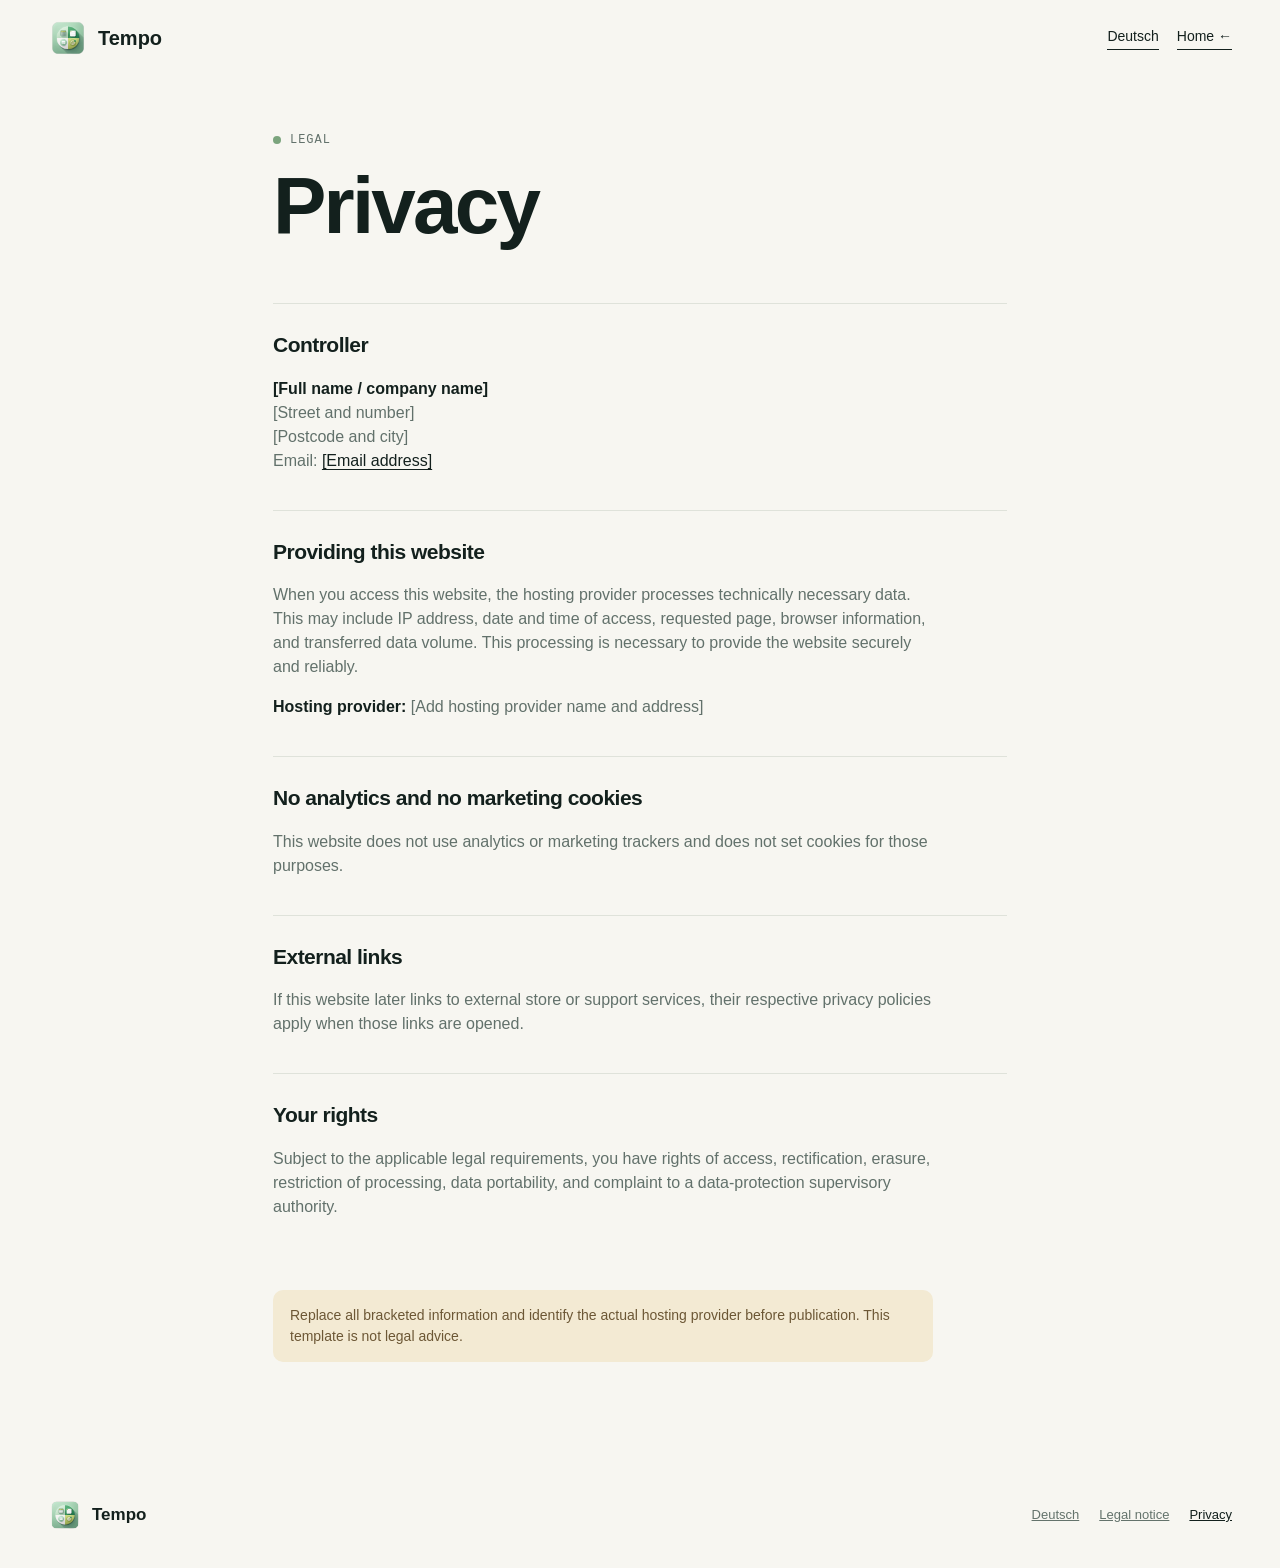
<file: privacy.html>
<!doctype html>
<html lang="en">
  <head>
    <meta charset="UTF-8" />
    <meta name="viewport" content="width=device-width, initial-scale=1.0" />
    <meta name="description" content="Privacy information for Tempo." />
    <title>Privacy – Tempo</title>
    <link rel="icon" href="assets/tempo-icon.png" />
    <link rel="stylesheet" href="styles.css" />
  </head>
  <body>
    <header class="site-header">
      <a class="brand" href="en.html" aria-label="Tempo home"><img src="assets/tempo-icon.png" alt="" width="40" height="40" /><span>Tempo</span></a>
      <div class="header-actions"><a class="header-link language-link" href="datenschutz.html" lang="de">Deutsch</a><a class="header-link" href="en.html">Home <span aria-hidden="true">←</span></a></div>
    </header>
    <main class="legal-page">
      <p class="eyebrow"><span></span> Legal</p>
      <h1>Privacy</h1>
      <section>
        <h2>Controller</h2>
        <p><strong>[Full name / company name]</strong><br />[Street and number]<br />[Postcode and city]<br />Email: <a href="mailto:[Email-address]">[Email address]</a></p>
      </section>
      <section>
        <h2>Providing this website</h2>
        <p>When you access this website, the hosting provider processes technically necessary data. This may include IP address, date and time of access, requested page, browser information, and transferred data volume. This processing is necessary to provide the website securely and reliably.</p>
        <p><strong>Hosting provider:</strong> [Add hosting provider name and address]</p>
      </section>
      <section>
        <h2>No analytics and no marketing cookies</h2>
        <p>This website does not use analytics or marketing trackers and does not set cookies for those purposes.</p>
      </section>
      <section>
        <h2>External links</h2>
        <p>If this website later links to external store or support services, their respective privacy policies apply when those links are opened.</p>
      </section>
      <section>
        <h2>Your rights</h2>
        <p>Subject to the applicable legal requirements, you have rights of access, rectification, erasure, restriction of processing, data portability, and complaint to a data-protection supervisory authority.</p>
      </section>
      <p class="legal-note">Replace all bracketed information and identify the actual hosting provider before publication. This template is not legal advice.</p>
    </main>
    <footer><a class="brand" href="en.html"><img src="assets/tempo-icon.png" alt="" width="34" height="34" /><span>Tempo</span></a><div class="footer-links"><a href="datenschutz.html" lang="de">Deutsch</a><a href="legal-notice.html">Legal notice</a><a href="privacy.html">Privacy</a></div></footer>
  </body>
</html>
</file>
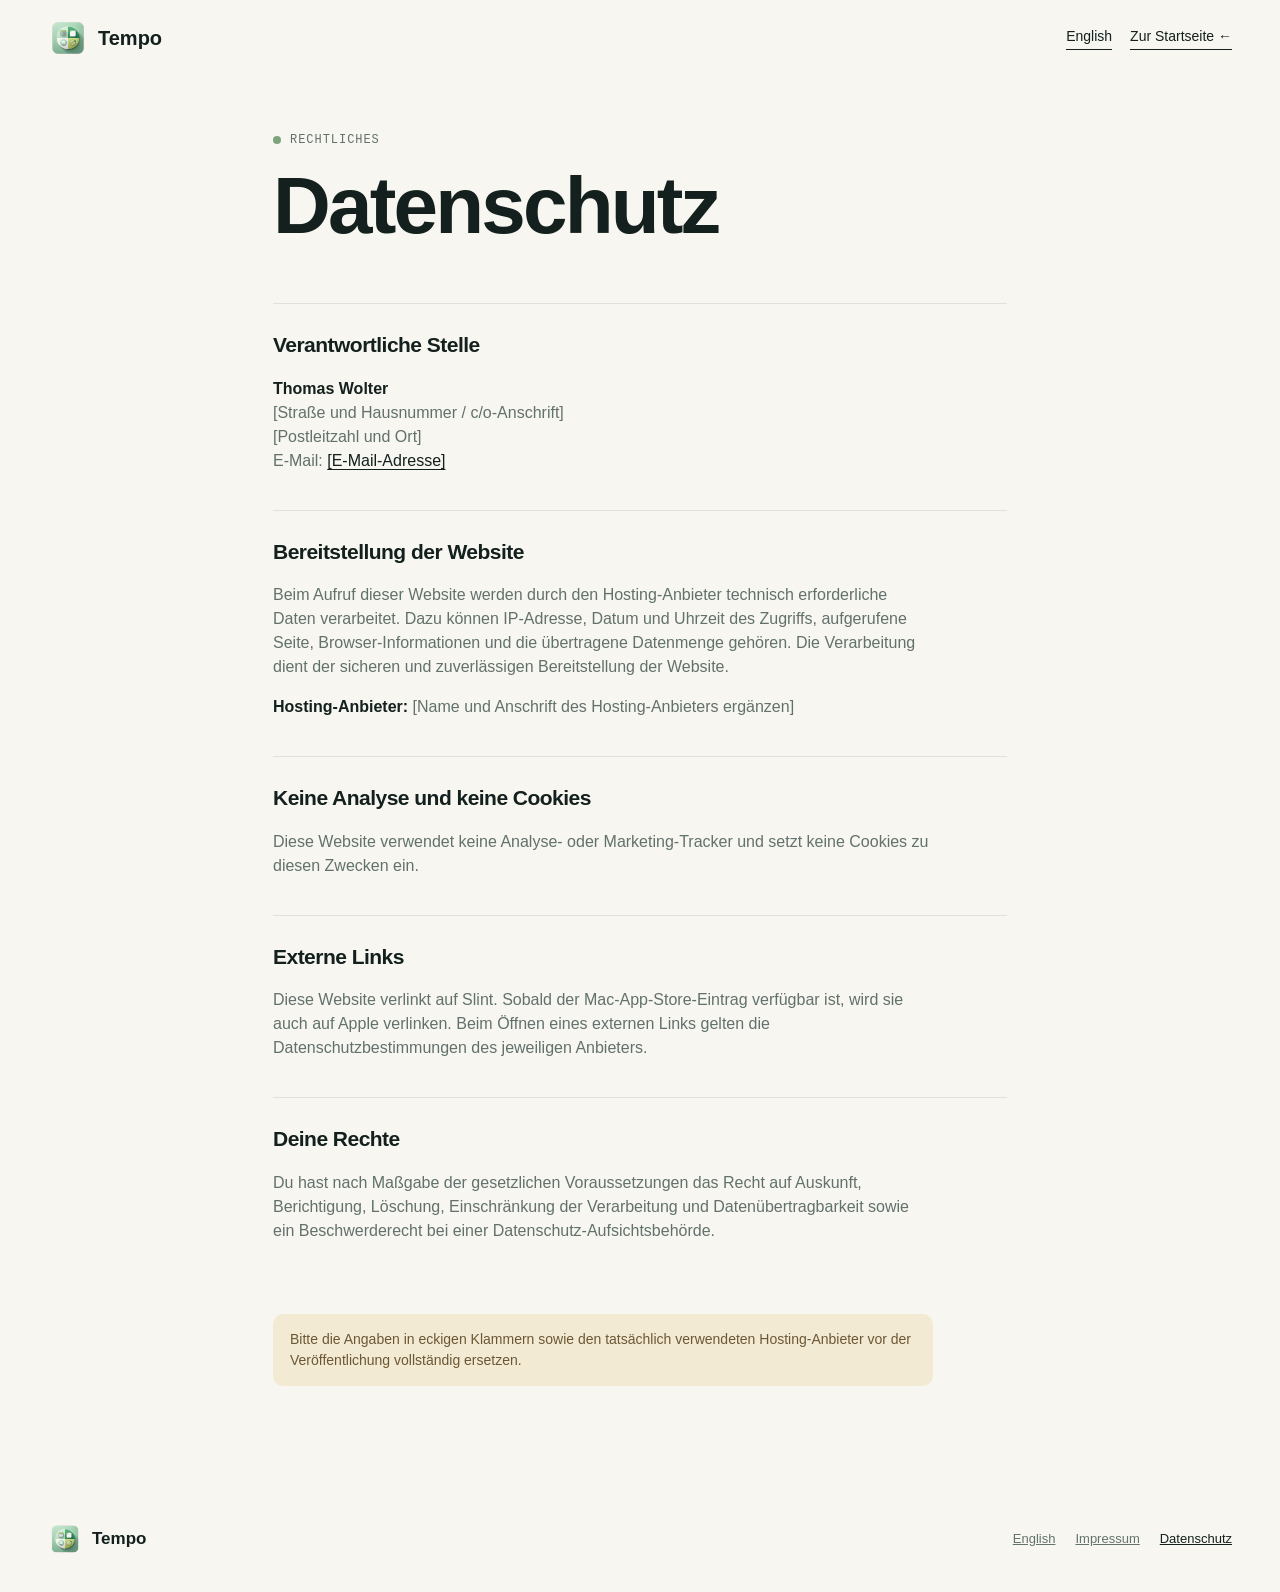
<file: site/datenschutz.html>
<!doctype html>
<html lang="de">
  <head>
    <meta charset="UTF-8" />
    <meta name="viewport" content="width=device-width, initial-scale=1.0" />
    <meta name="description" content="Datenschutzhinweise für Tempo." />
    <title>Datenschutz – Tempo</title>
    <link rel="icon" href="assets/tempo-icon.png" />
    <link rel="stylesheet" href="styles.css" />
  </head>
  <body>
    <header class="site-header">
      <a class="brand" href="index.html" aria-label="Tempo Startseite"><img src="assets/tempo-icon.png" alt="" width="40" height="40" /><span>Tempo</span></a>
      <div class="header-actions"><a class="header-link language-link" href="privacy.html" lang="en">English</a><a class="header-link" href="index.html">Zur Startseite <span aria-hidden="true">←</span></a></div>
    </header>
    <main class="legal-page">
      <p class="eyebrow"><span></span> Rechtliches</p>
      <h1>Datenschutz</h1>
      <section>
        <h2>Verantwortliche Stelle</h2>
        <p><strong>Thomas Wolter</strong><br />[Straße und Hausnummer / c/o-Anschrift]<br />[Postleitzahl und Ort]<br />E-Mail: <a href="mailto:[E-Mail-Adresse]">[E-Mail-Adresse]</a></p>
      </section>
      <section>
        <h2>Bereitstellung der Website</h2>
        <p>Beim Aufruf dieser Website werden durch den Hosting-Anbieter technisch erforderliche Daten verarbeitet. Dazu können IP-Adresse, Datum und Uhrzeit des Zugriffs, aufgerufene Seite, Browser-Informationen und die übertragene Datenmenge gehören. Die Verarbeitung dient der sicheren und zuverlässigen Bereitstellung der Website.</p>
        <p><strong>Hosting-Anbieter:</strong> [Name und Anschrift des Hosting-Anbieters ergänzen]</p>
      </section>
      <section>
        <h2>Keine Analyse und keine Cookies</h2>
        <p>Diese Website verwendet keine Analyse- oder Marketing-Tracker und setzt keine Cookies zu diesen Zwecken ein.</p>
      </section>
      <section>
        <h2>Externe Links</h2>
        <p>Diese Website verlinkt auf Slint. Sobald der Mac-App-Store-Eintrag verfügbar ist, wird sie auch auf Apple verlinken. Beim Öffnen eines externen Links gelten die Datenschutzbestimmungen des jeweiligen Anbieters.</p>
      </section>
      <section>
        <h2>Deine Rechte</h2>
        <p>Du hast nach Maßgabe der gesetzlichen Voraussetzungen das Recht auf Auskunft, Berichtigung, Löschung, Einschränkung der Verarbeitung und Datenübertragbarkeit sowie ein Beschwerderecht bei einer Datenschutz-Aufsichtsbehörde.</p>
      </section>
      <p class="legal-note">Bitte die Angaben in eckigen Klammern sowie den tatsächlich verwendeten Hosting-Anbieter vor der Veröffentlichung vollständig ersetzen.</p>
    </main>
    <footer><a class="brand" href="index.html"><img src="assets/tempo-icon.png" alt="" width="34" height="34" /><span>Tempo</span></a><div class="footer-links"><a href="privacy.html" lang="en">English</a><a href="impressum.html">Impressum</a><a href="datenschutz.html">Datenschutz</a></div></footer>
  </body>
</html>
</file>
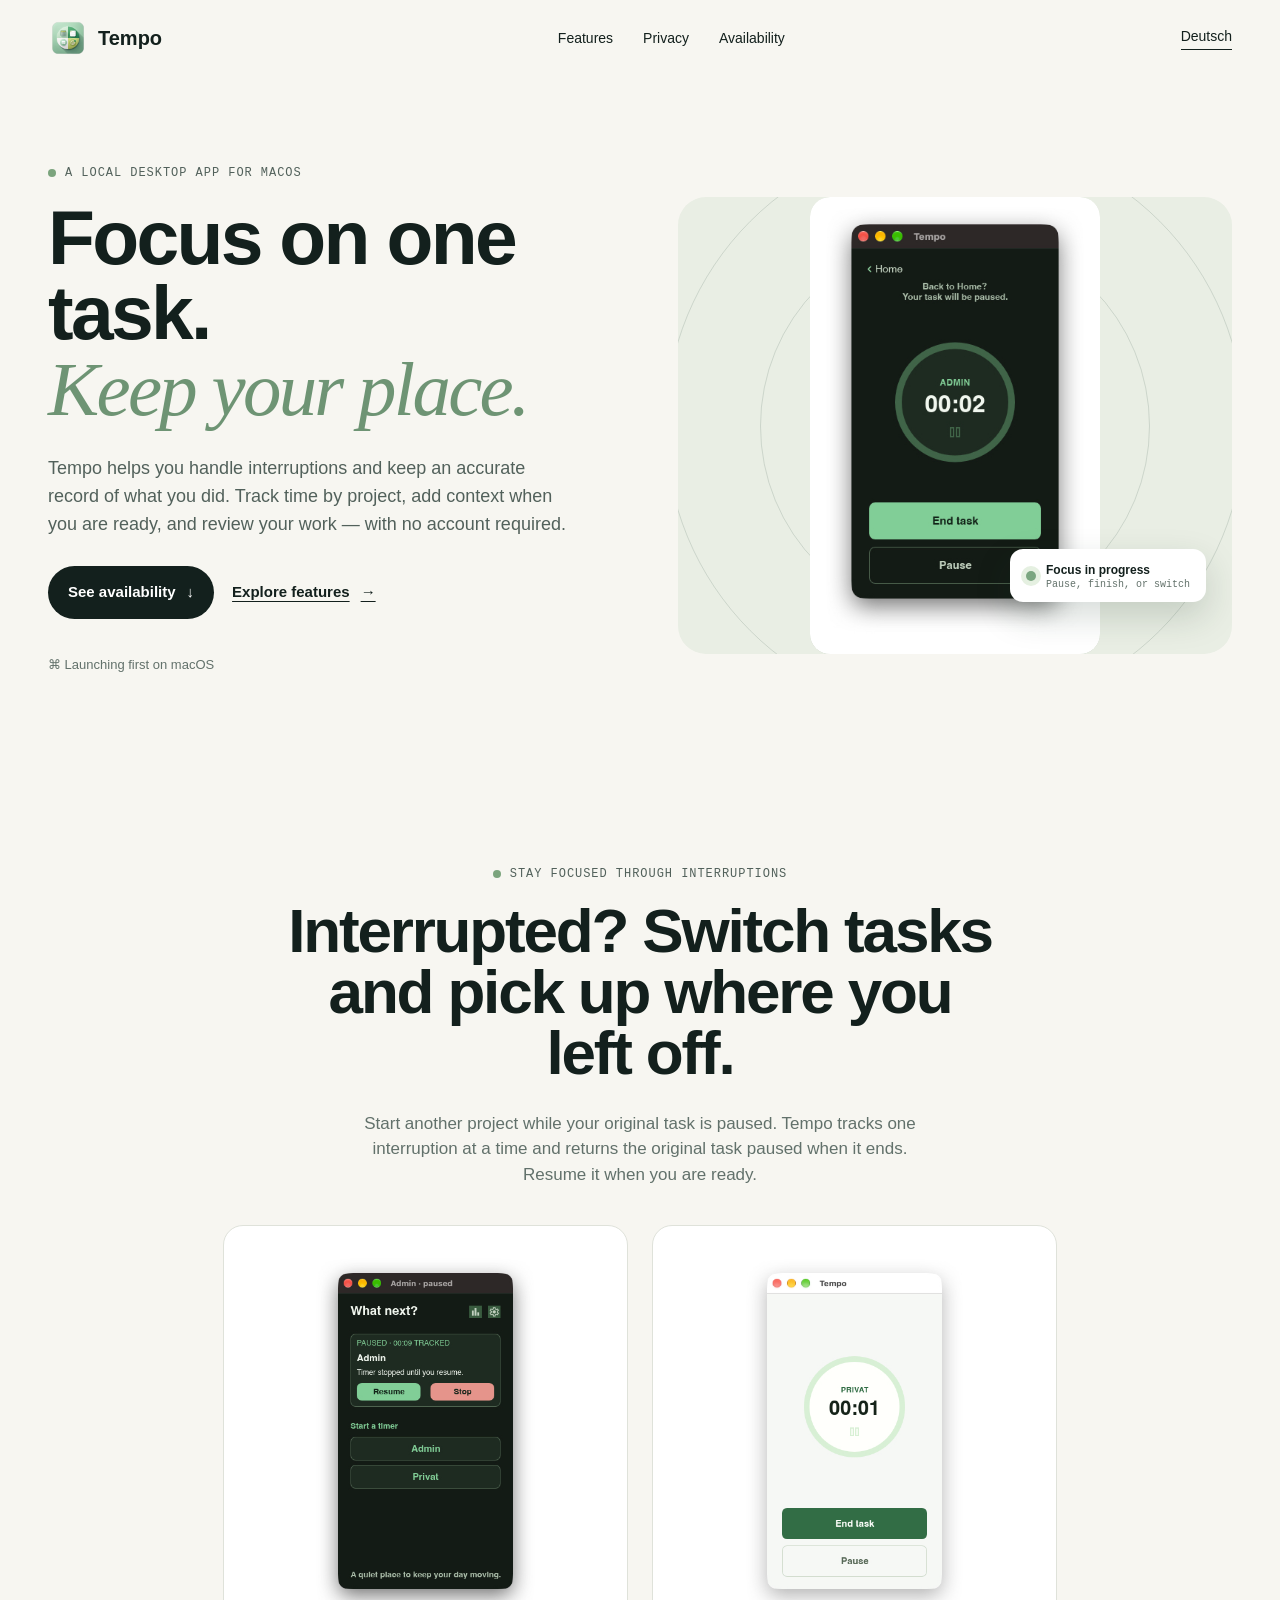
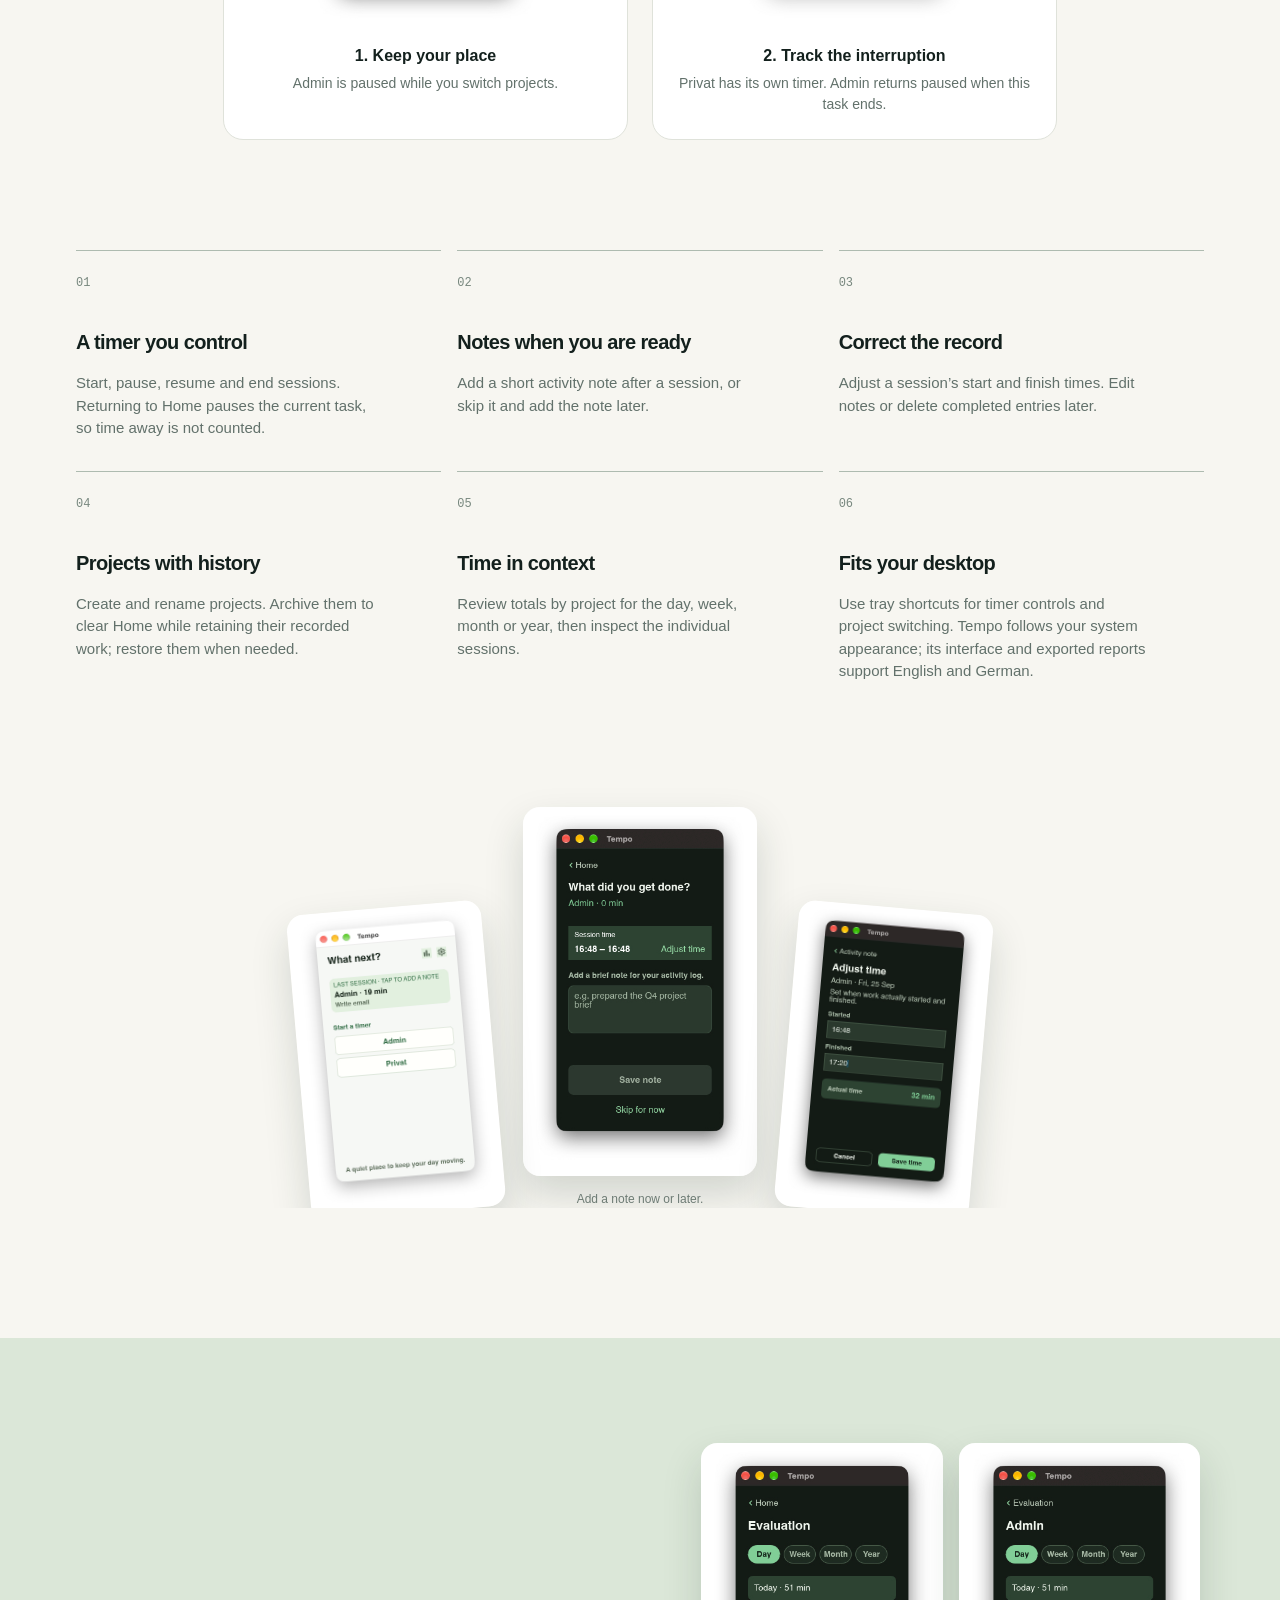
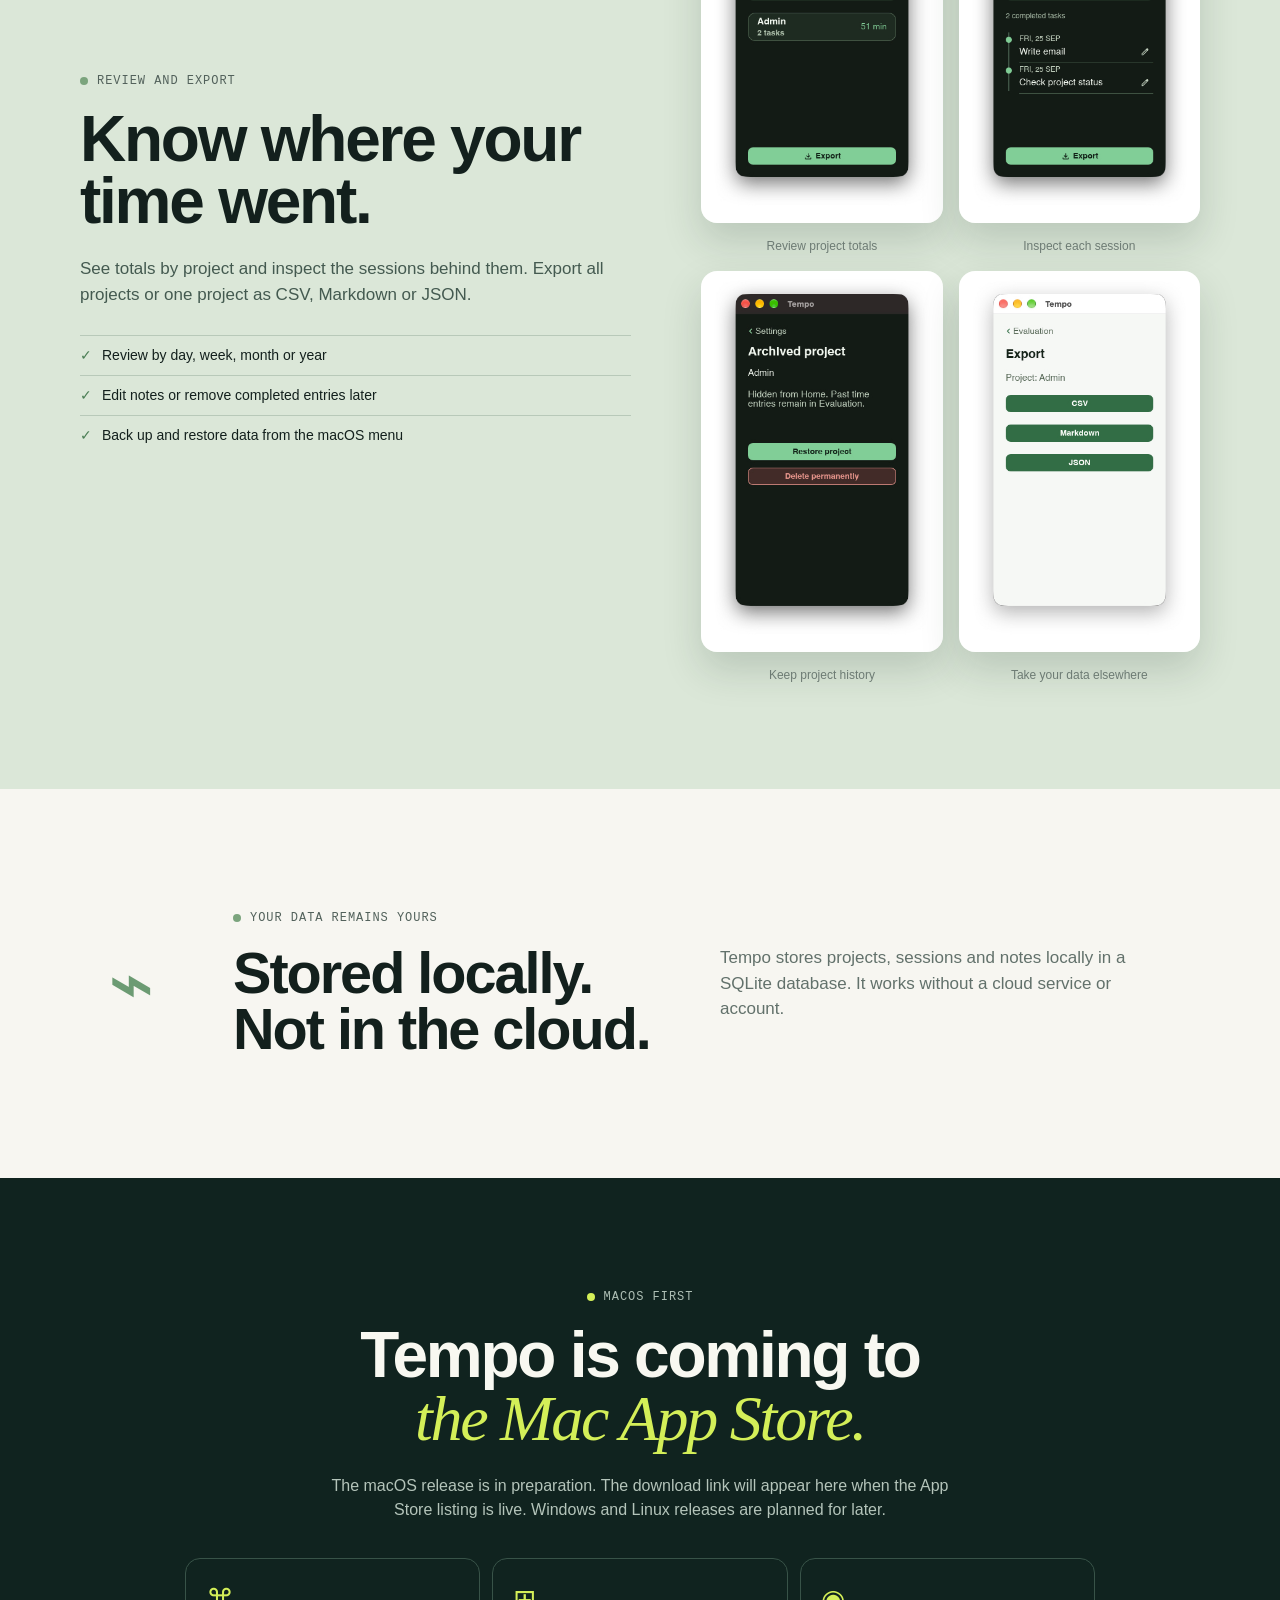
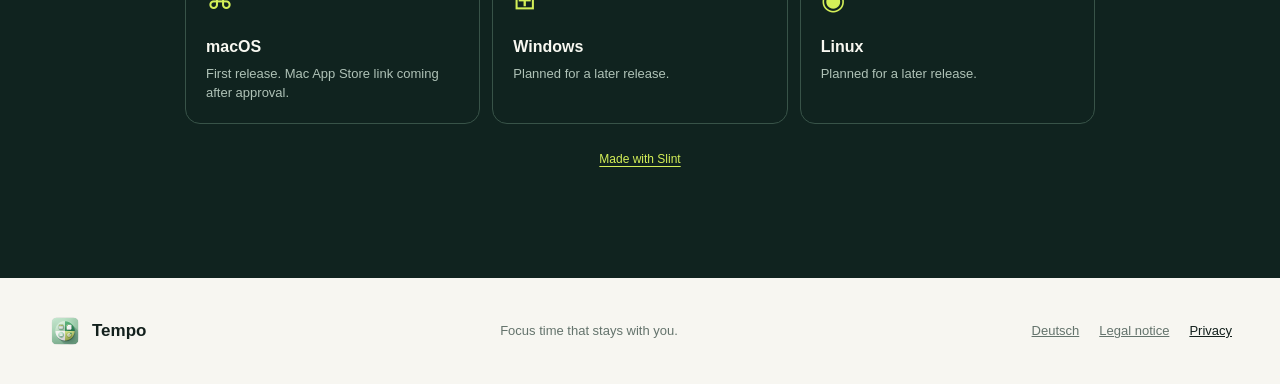
<file: site/en.html>
<!doctype html>
<html lang="en">
  <head>
    <meta charset="UTF-8" />
    <meta name="viewport" content="width=device-width, initial-scale=1.0" />
    <meta name="description" content="Tempo is a local macOS app for focused work. Handle interruptions, track time by project and keep an accurate record. No account required." />
    <meta name="theme-color" content="#0f1715" />
    <title>Tempo – Focus on one task. Keep your place.</title>
    <link rel="icon" href="assets/tempo-icon.png" />
    <link rel="alternate" hreflang="de" href="index.html" />
    <link rel="alternate" hreflang="en" href="en.html" />
    <link rel="stylesheet" href="styles.css" />
  </head>
  <body>
    <header class="site-header">
      <a class="brand" href="#top" aria-label="Tempo home">
        <img src="assets/tempo-icon.png" alt="" width="40" height="40" />
        <span>Tempo</span>
      </a>
      <nav aria-label="Page navigation">
        <a href="#features">Features</a>
        <a href="#privacy">Privacy</a>
        <a href="#availability">Availability</a>
      </nav>
      <a class="header-link language-link" href="index.html" lang="de">Deutsch</a>
    </header>

    <main id="top">
      <section class="hero">
        <div class="hero-copy">
          <p class="eyebrow"><span></span> A local desktop app for macOS</p>
          <h1>Focus on one task.<br /><em>Keep your place.</em></h1>
          <p class="intro">Tempo helps you handle interruptions and keep an accurate record of what you did. Track time by project, add context when you are ready, and review your work — with no account required.</p>
          <div class="hero-actions">
            <a class="button button-primary" href="#availability">See availability <span aria-hidden="true">↓</span></a>
            <a class="button button-quiet" href="#features">Explore features <span aria-hidden="true">→</span></a>
          </div>
          <p class="platform-line">⌘ Launching first on macOS</p>
        </div>
        <div class="hero-visual" aria-label="Tempo with an active focus session in dark appearance">
          <div class="orbit orbit-one"></div><div class="orbit orbit-two"></div>
          <div class="app-window app-window-current"><img src="assets/screenshots/en/dark/tracking.jpg" alt="Tempo tracking an Admin task in dark appearance, with Pause and End task controls" /></div>
          <div class="floating-card"><span class="pulse"></span><div><b>Focus in progress</b><small>Pause, finish, or switch</small></div></div>
        </div>
      </section>

      <section class="feature-intro" id="features">
        <p class="eyebrow"><span></span> Stay focused through interruptions</p>
        <h2>Interrupted? Switch tasks<br />and pick up where you left off.</h2>
        <p>Start another project while your original task is paused. Tempo tracks one interruption at a time and returns the original task paused when it ends. Resume it when you are ready.</p>
      </section>

      <section class="interruption-section" aria-label="How Tempo handles an interruption">
        <figure><img src="assets/screenshots/en/dark/paused-home.jpg" alt="Admin is paused with a Resume button and Privat available as another project" loading="lazy" /><figcaption><strong>1. Keep your place</strong><span>Admin is paused while you switch projects.</span></figcaption></figure>
        <figure><img src="assets/screenshots/en/light/interruption.jpg" alt="Privat is tracked as a separate interrupting task" loading="lazy" /><figcaption><strong>2. Track the interruption</strong><span>Privat has its own timer. Admin returns paused when this task ends.</span></figcaption></figure>
      </section>

      <section class="features" aria-label="Tempo features">
        <article><span class="feature-number">01</span><h3>A timer you control</h3><p>Start, pause, resume and end sessions. Returning to Home pauses the current task, so time away is not counted.</p></article>
        <article><span class="feature-number">02</span><h3>Notes when you are ready</h3><p>Add a short activity note after a session, or skip it and add the note later.</p></article>
        <article><span class="feature-number">03</span><h3>Correct the record</h3><p>Adjust a session’s start and finish times. Edit notes or delete completed entries later.</p></article>
        <article><span class="feature-number">04</span><h3>Projects with history</h3><p>Create and rename projects. Archive them to clear Home while retaining their recorded work; restore them when needed.</p></article>
        <article><span class="feature-number">05</span><h3>Time in context</h3><p>Review totals by project for the day, week, month or year, then inspect the individual sessions.</p></article>
        <article><span class="feature-number">06</span><h3>Fits your desktop</h3><p>Use tray shortcuts for timer controls and project switching. Tempo follows your system appearance; its interface and exported reports support English and German.</p></article>
      </section>

      <section class="screens" aria-label="Tempo views">
        <figure class="screen screen-left"><img src="assets/screenshots/en/light/home.jpg" alt="Tempo Home with Admin and Privat project choices" loading="lazy" /><figcaption>Choose a project.</figcaption></figure>
        <figure class="screen screen-center"><img src="assets/screenshots/en/dark/note.jpg" alt="Tempo prompt to add an activity note or skip for now" loading="lazy" /><figcaption>Add a note now or later.</figcaption></figure>
        <figure class="screen screen-right"><img src="assets/screenshots/en/dark/adjust-time.jpg" alt="Tempo editing a session’s start and finish time" loading="lazy" /><figcaption>Correct the time.</figcaption></figure>
      </section>

      <section class="workflow-section">
        <div class="workflow-copy"><p class="eyebrow"><span></span> Review and export</p><h2>Know where your time went.</h2><p>See totals by project and inspect the sessions behind them. Export all projects or one project as CSV, Markdown or JSON.</p><ul><li>Review by day, week, month or year</li><li>Edit notes or remove completed entries later</li><li>Back up and restore data from the macOS menu</li></ul></div>
        <div class="workflow-screens" aria-label="Tempo evaluation, project details, archive and export">
          <figure><img src="assets/screenshots/en/dark/evaluation.jpg" alt="Tempo Evaluation showing today's total for Admin" loading="lazy" /><figcaption>Review project totals</figcaption></figure>
          <figure><img src="assets/screenshots/en/dark/project-detail.jpg" alt="Admin project detail with two completed tasks" loading="lazy" /><figcaption>Inspect each session</figcaption></figure>
          <figure><img src="assets/screenshots/en/dark/archived-project.jpg" alt="Archived Admin project with an option to restore it" loading="lazy" /><figcaption>Keep project history</figcaption></figure>
          <figure><img src="assets/screenshots/en/light/project-export.jpg" alt="Export an Admin project as CSV, Markdown or JSON" loading="lazy" /><figcaption>Take your data elsewhere</figcaption></figure>
        </div>
      </section>

      <section class="privacy-section" id="privacy">
        <div class="privacy-icon" aria-hidden="true">⌁</div>
        <div><p class="eyebrow"><span></span> Your data remains yours</p><h2>Stored locally.<br />Not in the cloud.</h2></div>
        <p>Tempo stores projects, sessions and notes locally in a SQLite database. It works without a cloud service or account.</p>
      </section>

      <section class="availability-section" id="availability">
        <p class="eyebrow"><span></span> macOS first</p>
        <h2>Tempo is coming to<br /><em>the Mac App Store.</em></h2>
        <p class="availability-note">The macOS release is in preparation. The download link will appear here when the App Store listing is live. Windows and Linux releases are planned for later.</p>
        <div class="availability-cards">
          <article><span class="os-icon">⌘</span><h3>macOS</h3><p>First release. Mac App Store link coming after approval.</p></article>
          <article><span class="os-icon">⊞</span><h3>Windows</h3><p>Planned for a later release.</p></article>
          <article><span class="os-icon">◉</span><h3>Linux</h3><p>Planned for a later release.</p></article>
        </div>
        <p class="release-status"><a href="https://slint.dev/">Made with Slint</a></p>
      </section>
    </main>

    <footer><a class="brand" href="#top"><img src="assets/tempo-icon.png" alt="" width="34" height="34" /><span>Tempo</span></a><p>Focus time that stays with you.</p><div class="footer-links"><a href="index.html" lang="de">Deutsch</a><a href="legal-notice.html">Legal notice</a><a href="privacy.html">Privacy</a></div></footer>
  </body>
</html>
</file>
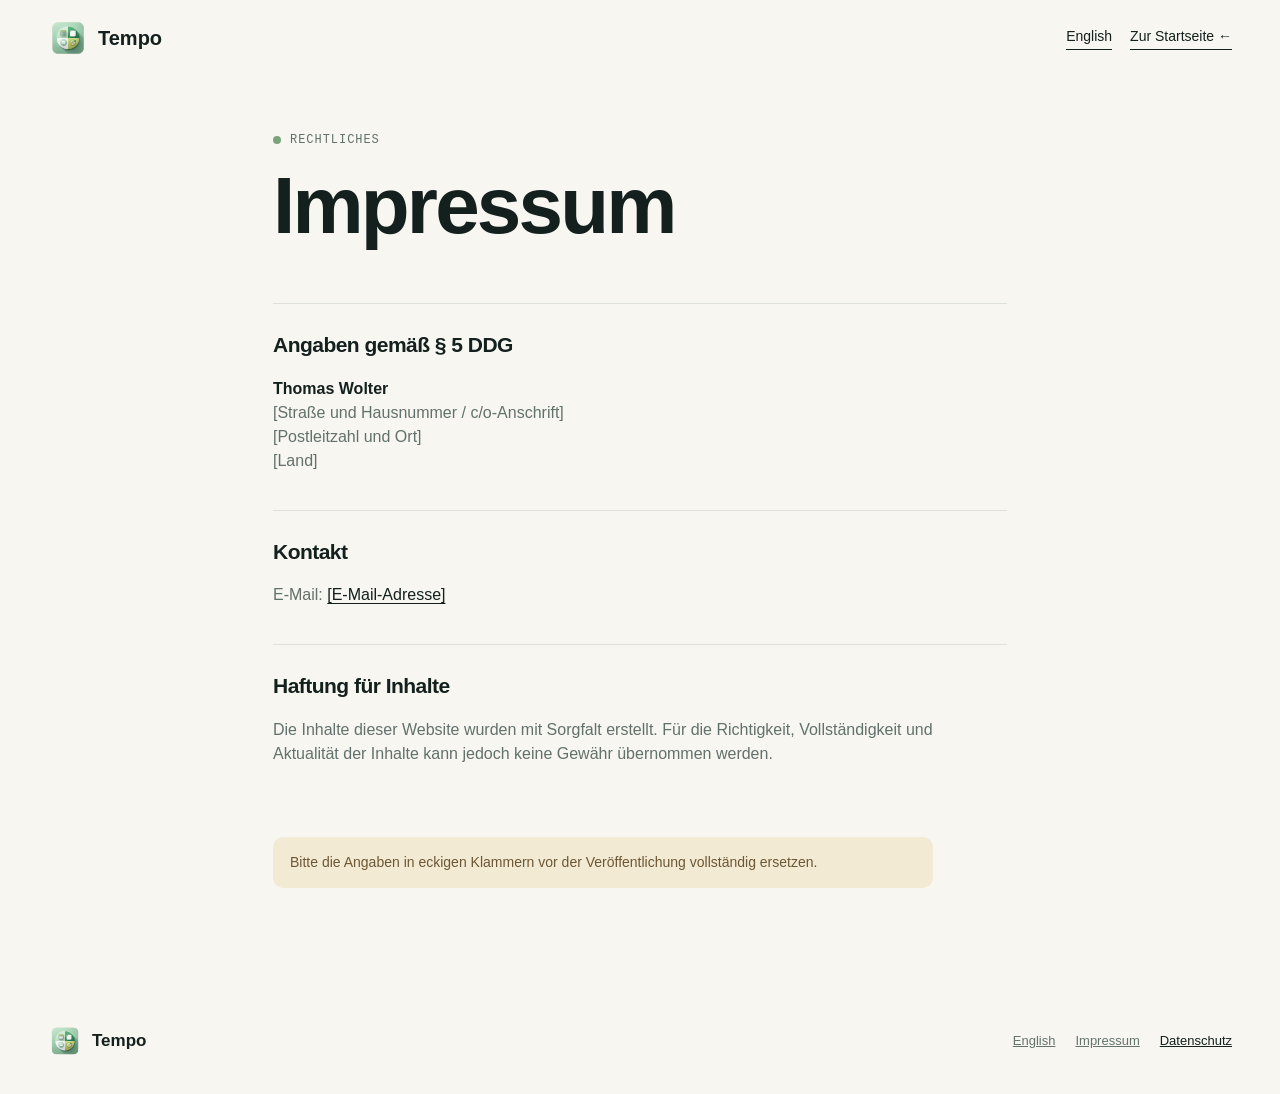
<file: site/impressum.html>
<!doctype html>
<html lang="de">
  <head>
    <meta charset="UTF-8" />
    <meta name="viewport" content="width=device-width, initial-scale=1.0" />
    <meta name="description" content="Anbieterkennzeichnung für Tempo." />
    <title>Impressum – Tempo</title>
    <link rel="icon" href="assets/tempo-icon.png" />
    <link rel="stylesheet" href="styles.css" />
  </head>
  <body>
    <header class="site-header">
      <a class="brand" href="index.html" aria-label="Tempo Startseite"><img src="assets/tempo-icon.png" alt="" width="40" height="40" /><span>Tempo</span></a>
      <div class="header-actions"><a class="header-link language-link" href="legal-notice.html" lang="en">English</a><a class="header-link" href="index.html">Zur Startseite <span aria-hidden="true">←</span></a></div>
    </header>
    <main class="legal-page">
      <p class="eyebrow"><span></span> Rechtliches</p>
      <h1>Impressum</h1>
      <section>
        <h2>Angaben gemäß § 5 DDG</h2>
        <p><strong>Thomas Wolter</strong><br />[Straße und Hausnummer / c/o-Anschrift]<br />[Postleitzahl und Ort]<br />[Land]</p>
      </section>
      <section>
        <h2>Kontakt</h2>
        <p>E-Mail: <a href="mailto:[E-Mail-Adresse]">[E-Mail-Adresse]</a></p>
      </section>
      <section>
        <h2>Haftung für Inhalte</h2>
        <p>Die Inhalte dieser Website wurden mit Sorgfalt erstellt. Für die Richtigkeit, Vollständigkeit und Aktualität der Inhalte kann jedoch keine Gewähr übernommen werden.</p>
      </section>
      <p class="legal-note">Bitte die Angaben in eckigen Klammern vor der Veröffentlichung vollständig ersetzen.</p>
    </main>
    <footer><a class="brand" href="index.html"><img src="assets/tempo-icon.png" alt="" width="34" height="34" /><span>Tempo</span></a><div class="footer-links"><a href="legal-notice.html" lang="en">English</a><a href="impressum.html">Impressum</a><a href="datenschutz.html">Datenschutz</a></div></footer>
  </body>
</html>
</file>
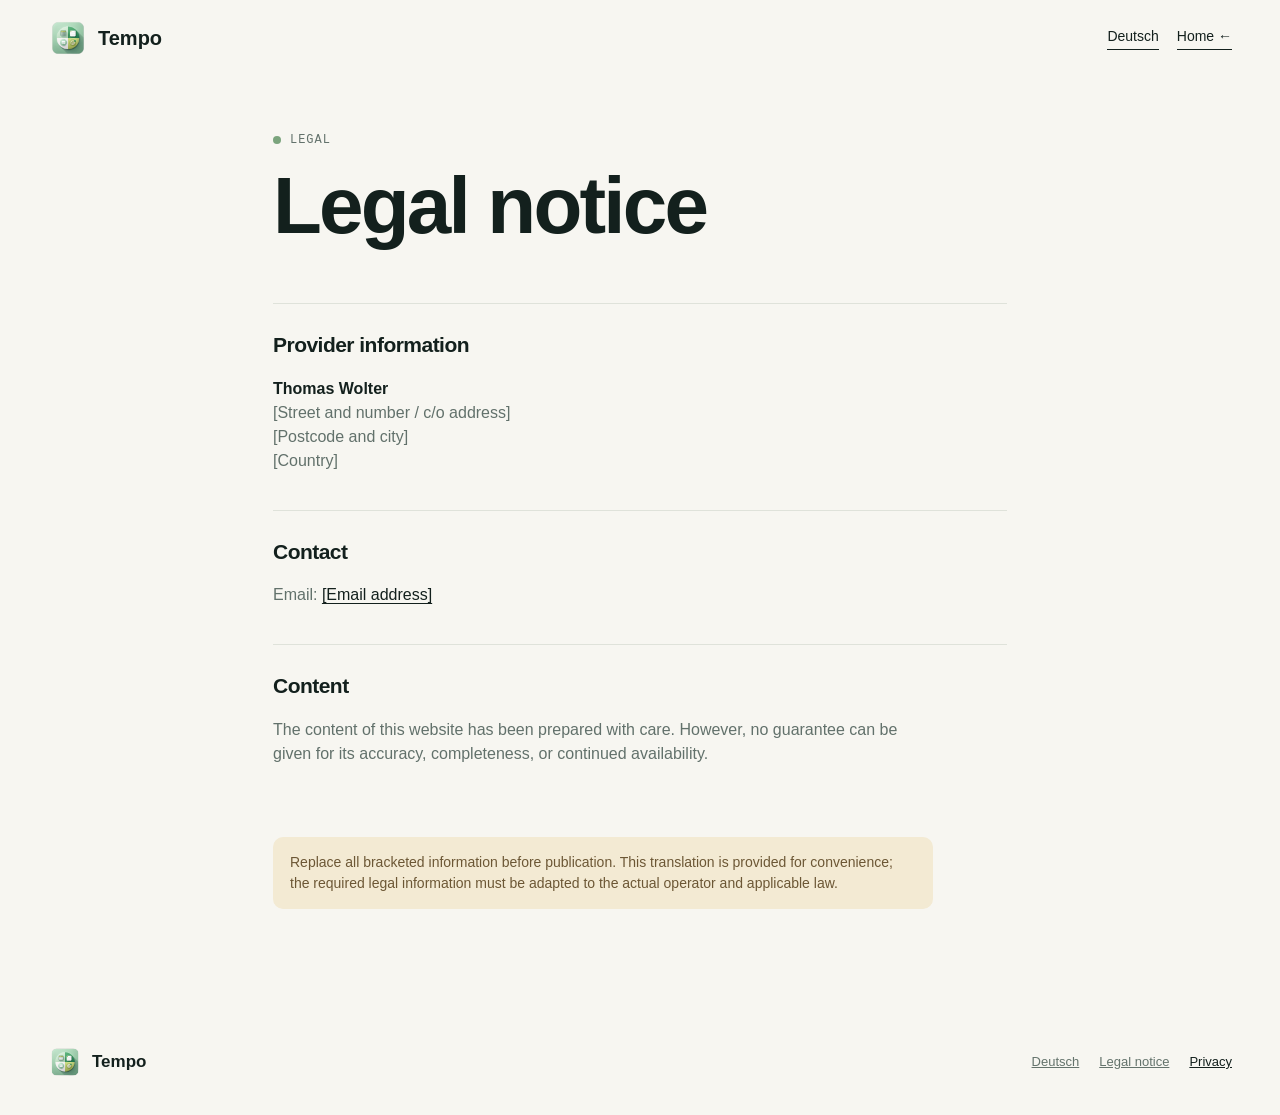
<file: site/legal-notice.html>
<!doctype html>
<html lang="en">
  <head>
    <meta charset="UTF-8" />
    <meta name="viewport" content="width=device-width, initial-scale=1.0" />
    <meta name="description" content="Legal notice for Tempo." />
    <title>Legal notice – Tempo</title>
    <link rel="icon" href="assets/tempo-icon.png" />
    <link rel="stylesheet" href="styles.css" />
  </head>
  <body>
    <header class="site-header">
      <a class="brand" href="en.html" aria-label="Tempo home"><img src="assets/tempo-icon.png" alt="" width="40" height="40" /><span>Tempo</span></a>
      <div class="header-actions"><a class="header-link language-link" href="impressum.html" lang="de">Deutsch</a><a class="header-link" href="en.html">Home <span aria-hidden="true">←</span></a></div>
    </header>
    <main class="legal-page">
      <p class="eyebrow"><span></span> Legal</p>
      <h1>Legal notice</h1>
      <section>
        <h2>Provider information</h2>
        <p><strong>Thomas Wolter</strong><br />[Street and number / c/o address]<br />[Postcode and city]<br />[Country]</p>
      </section>
      <section>
        <h2>Contact</h2>
        <p>Email: <a href="mailto:[Email-address]">[Email address]</a></p>
      </section>
      <section>
        <h2>Content</h2>
        <p>The content of this website has been prepared with care. However, no guarantee can be given for its accuracy, completeness, or continued availability.</p>
      </section>
      <p class="legal-note">Replace all bracketed information before publication. This translation is provided for convenience; the required legal information must be adapted to the actual operator and applicable law.</p>
    </main>
    <footer><a class="brand" href="en.html"><img src="assets/tempo-icon.png" alt="" width="34" height="34" /><span>Tempo</span></a><div class="footer-links"><a href="impressum.html" lang="de">Deutsch</a><a href="legal-notice.html">Legal notice</a><a href="privacy.html">Privacy</a></div></footer>
  </body>
</html>
</file>
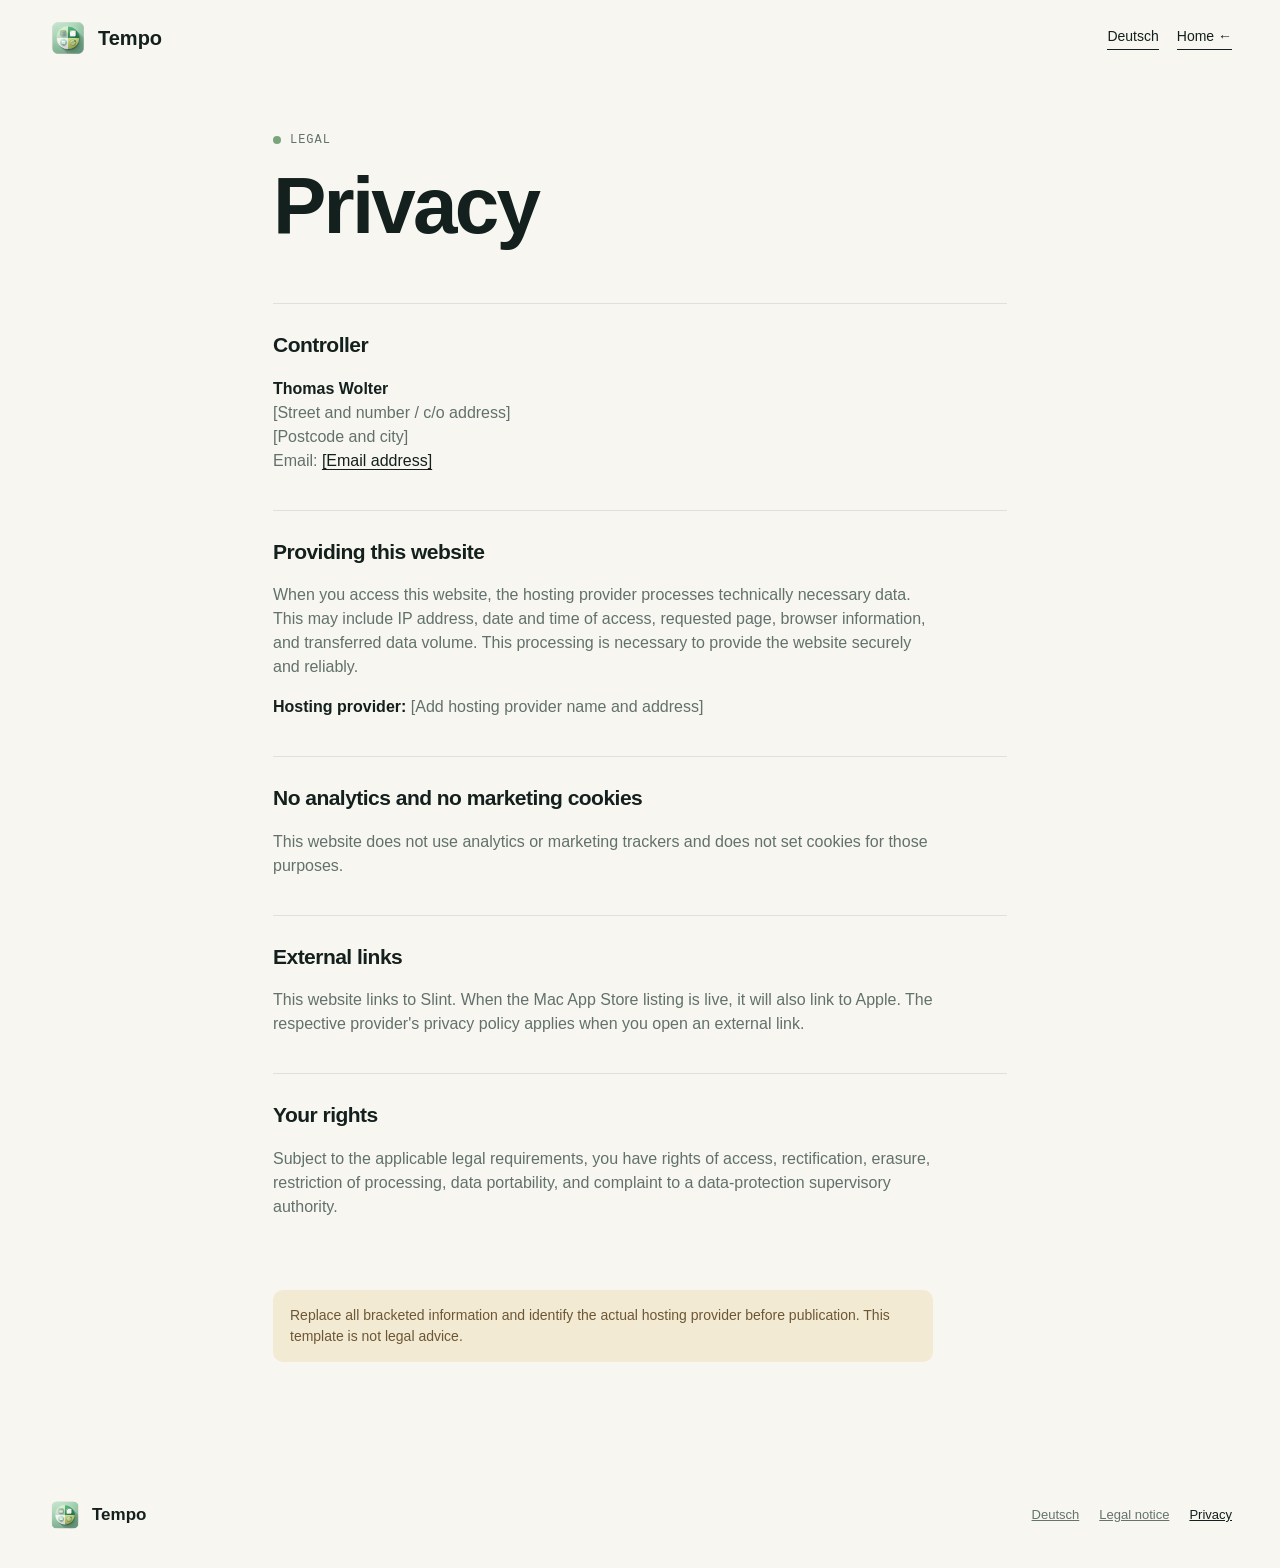
<file: site/privacy.html>
<!doctype html>
<html lang="en">
  <head>
    <meta charset="UTF-8" />
    <meta name="viewport" content="width=device-width, initial-scale=1.0" />
    <meta name="description" content="Privacy information for Tempo." />
    <title>Privacy – Tempo</title>
    <link rel="icon" href="assets/tempo-icon.png" />
    <link rel="stylesheet" href="styles.css" />
  </head>
  <body>
    <header class="site-header">
      <a class="brand" href="en.html" aria-label="Tempo home"><img src="assets/tempo-icon.png" alt="" width="40" height="40" /><span>Tempo</span></a>
      <div class="header-actions"><a class="header-link language-link" href="datenschutz.html" lang="de">Deutsch</a><a class="header-link" href="en.html">Home <span aria-hidden="true">←</span></a></div>
    </header>
    <main class="legal-page">
      <p class="eyebrow"><span></span> Legal</p>
      <h1>Privacy</h1>
      <section>
        <h2>Controller</h2>
        <p><strong>Thomas Wolter</strong><br />[Street and number / c/o address]<br />[Postcode and city]<br />Email: <a href="mailto:[Email-address]">[Email address]</a></p>
      </section>
      <section>
        <h2>Providing this website</h2>
        <p>When you access this website, the hosting provider processes technically necessary data. This may include IP address, date and time of access, requested page, browser information, and transferred data volume. This processing is necessary to provide the website securely and reliably.</p>
        <p><strong>Hosting provider:</strong> [Add hosting provider name and address]</p>
      </section>
      <section>
        <h2>No analytics and no marketing cookies</h2>
        <p>This website does not use analytics or marketing trackers and does not set cookies for those purposes.</p>
      </section>
      <section>
        <h2>External links</h2>
        <p>This website links to Slint. When the Mac App Store listing is live, it will also link to Apple. The respective provider's privacy policy applies when you open an external link.</p>
      </section>
      <section>
        <h2>Your rights</h2>
        <p>Subject to the applicable legal requirements, you have rights of access, rectification, erasure, restriction of processing, data portability, and complaint to a data-protection supervisory authority.</p>
      </section>
      <p class="legal-note">Replace all bracketed information and identify the actual hosting provider before publication. This template is not legal advice.</p>
    </main>
    <footer><a class="brand" href="en.html"><img src="assets/tempo-icon.png" alt="" width="34" height="34" /><span>Tempo</span></a><div class="footer-links"><a href="datenschutz.html" lang="de">Deutsch</a><a href="legal-notice.html">Legal notice</a><a href="privacy.html">Privacy</a></div></footer>
  </body>
</html>
</file>
<file: site/styles.css>
:root {
    --ink: #13201d;
    --muted: #62716b;
    --paper: #f7f6f1;
    --line: #dfe2da;
    --sage: #dbe7d8;
    --lime: #d4ef58;
    --night: #10231f;
    --coral: #ec866e;
    --serif: Georgia, "Times New Roman", serif;
    --sans: -apple-system, BlinkMacSystemFont, "Segoe UI", sans-serif;
    --mono: ui-monospace, SFMono-Regular, Menlo, Consolas, monospace
}

* {
    box-sizing: border-box
}

html {
    scroll-behavior: smooth
}

body {
    margin: 0;
    background: var(--paper);
    color: var(--ink);
    font-family: var(--sans);
    line-height: 1.5
}

.site-header {
    height: 76px;
    max-width: 1240px;
    margin: auto;
    padding: 0 28px;
    display: flex;
    align-items: center;
    justify-content: space-between
}

.brand {
    display: inline-flex;
    align-items: center;
    gap: 10px;
    color: var(--ink);
    font-weight: 700;
    font-size: 20px;
    text-decoration: none
}

.brand img {
    border-radius: 10px
}

nav {
    display: flex;
    gap: 30px
}

a {
    color: inherit
}

nav a, .header-link {
    font-size: 14px;
    text-decoration: none
}

.header-link {
    border-bottom: 1px solid var(--ink);
    padding-bottom: 2px
}

.header-actions {
    display: flex;
    align-items: center;
    gap: 18px
}

.hero {
    min-height: 670px;
    max-width: 1240px;
    margin: auto;
    padding: 88px 28px 78px;
    display: grid;
    grid-template-columns:1.03fr .97fr;
    gap: 42px;
    align-items: center
}

.eyebrow {
    font-family: var(--mono);
    font-size: 12px;
    letter-spacing: .08em;
    text-transform: uppercase;
    margin: 0 0 18px;
    color: #52615b;
    display: flex;
    align-items: center;
    gap: 9px
}

.eyebrow span {
    width: 8px;
    height: 8px;
    border-radius: 50%;
    background: #7ba47d
}

.hero h1, .feature-intro h2, .desktop-copy h2, .privacy-section h2, .download-section h2 {
    font-size: clamp(48px, 6vw, 80px);
    line-height: .98;
    /* Keep the large headings distinctive without letting their letters merge. */
    letter-spacing: -.035em;
    margin: 0;
    font-weight: 600
}

.hero h1 em, .download-section h2 em {
    font-family: var(--serif);
    font-weight: 500;
    color: #6e9474
}

.intro {
    font-size: 18px;
    line-height: 1.55;
    max-width: 520px;
    color: #52615b;
    margin: 28px 0
}

.hero-actions {
    display: flex;
    align-items: center;
    gap: 14px;
    flex-wrap: wrap
}

.button {
    display: inline-flex;
    gap: 11px;
    align-items: center;
    text-decoration: none;
    font-weight: 600;
    font-size: 15px;
    padding: 15px 20px;
    border-radius: 100px
}

.button-primary {
    background: var(--ink);
    color: #fff
}

.button-quiet {
    padding-left: 4px;
    text-decoration: underline;
    text-underline-offset: 4px
}

.platform-line {
    margin-top: 36px;
    display: flex;
    gap: 20px;
    color: #62716b;
    font-size: 13px
}

.hero-visual {
    min-height: 440px;
    position: relative;
    display: grid;
    place-items: center;
    background: #e9eee4;
    border-radius: 28px;
    overflow: hidden
}

.orbit {
    position: absolute;
    border: 1px solid rgba(53, 83, 68, .16);
    border-radius: 50%;
    width: 580px;
    height: 580px
}

.orbit-two {
    width: 390px;
    height: 390px
}

.app-window {
    position: relative;
    z-index: 2;
    width: 250px;
    border: 7px solid #233c35;
    border-radius: 16px;
    box-shadow: 0 30px 55px rgba(20, 48, 38, .27);
    background: #fff;
    overflow: hidden
}

.app-window img {
    width: 100%;
    display: block
}

.app-window-current {
    width: 290px;
    border: 0;
    border-radius: 20px;
    background: transparent;
    box-shadow: none
}

.app-window-current img {
    border-radius: 20px;
    box-shadow: 0 30px 55px rgba(20, 48, 38, .27)
}

.window-bar {
    height: 26px;
    background: #233c35;
    color: #b7c5bd;
    font: 9px var(--mono);
    display: flex;
    align-items: center;
    gap: 4px;
    padding: 0 9px
}

.window-bar span {
    margin-left: auto;
    margin-right: auto
}

.window-bar i {
    width: 5px;
    height: 5px;
    border-radius: 50%;
    background: #9daea4
}

.floating-card {
    position: absolute;
    z-index: 3;
    bottom: 52px;
    right: 26px;
    background: #fff;
    box-shadow: 0 14px 35px rgba(29, 53, 39, .18);
    border-radius: 13px;
    padding: 12px 16px;
    display: flex;
    gap: 10px;
    align-items: center
}

.floating-card b, .floating-card small {
    display: block
}

.floating-card b {
    font-size: 12px
}

.floating-card small {
    font: 10px var(--mono);
    color: #63726b
}

.pulse {
    width: 10px;
    height: 10px;
    border-radius: 50%;
    background: #7aa680;
    box-shadow: 0 0 0 5px #e5f0e1
}

.feature-intro {
    max-width: 760px;
    padding: 100px 28px 38px;
    margin: auto;
    text-align: center
}

.feature-intro h2 {
    font-size: clamp(40px, 5vw, 62px)
}

.feature-intro > p:last-child {
    color: var(--muted);
    font-size: 17px;
    max-width: 570px;
    margin: 27px auto 0
}

.feature-intro .eyebrow {
    justify-content: center
}

.features {
    max-width: 1184px;
    margin: 20px auto 90px;
    padding: 0 28px;
    display: grid;
    grid-template-columns:repeat(3, 1fr);
    gap: 16px
}

.interruption-section {
    max-width: 890px;
    margin: 0 auto 110px;
    padding: 0 28px;
    display: grid;
    grid-template-columns: repeat(2, minmax(0, 1fr));
    gap: 24px
}

.interruption-section-single {
    max-width: 390px;
    grid-template-columns: 1fr
}

.interruption-section figure {
    margin: 0;
    padding: 24px;
    border: 1px solid var(--line);
    border-radius: 20px;
    background: #fff;
    text-align: center
}

.interruption-section img {
    display: block;
    width: min(100%, 245px);
    margin: 0 auto
}

.interruption-section figcaption {
    display: grid;
    gap: 5px;
    margin-top: 8px;
    color: var(--muted);
    font-size: 14px
}

.interruption-section figcaption strong {
    color: var(--ink);
    font-size: 16px
}

.features article {
    border-top: 1px solid #aebbb0;
    padding-top: 18px
}

.feature-number {
    font: 12px var(--mono);
    color: #77877e
}

.features h3 {
    font-size: 20px;
    letter-spacing: -.03em;
    margin: 34px 0 11px
}

.features p {
    font-size: 15px;
    color: var(--muted);
    max-width: 310px
}

.screens {
    max-width: 1230px;
    margin: 0 auto 130px;
    padding: 0 28px;
    display: flex;
    justify-content: center;
    align-items: end;
    gap: 28px;
    min-height: 420px;
    overflow: hidden
}

.screen {
    margin: 0;
    text-align: center
}

.screen img {
    display: block;
    border-radius: 17px;
    box-shadow: 0 18px 38px rgba(25, 47, 36, .17);
    width: 195px
}

.screen-center img {
    width: 234px
}

.screen-left, .screen-right {
    transform: translateY(38px)
}

.screen-left {
    transform: translateY(38px) rotate(-5deg)
}

.screen-right {
    transform: translateY(38px) rotate(5deg)
}

figcaption {
    font-size: 12px;
    color: #6d7b74;
    margin-top: 14px
}

.desktop-section {
    background: var(--sage);
    padding: 105px max(28px, calc((100vw - 1120px) / 2));
    display: grid;
    grid-template-columns:.85fr 1.15fr;
    gap: 90px;
    align-items: center
}

.desktop-art {
    height: 330px;
    display: grid;
    place-items: center;
    background: linear-gradient(145deg, #b2cfb3, #eaf1e8);
    border-radius: 24px;
    position: relative;
    overflow: hidden
}

.desktop-art:before {
    content: "";
    position: absolute;
    width: 330px;
    height: 330px;
    border: 1px solid rgba(16, 54, 35, .15);
    border-radius: 50%
}

.mini-window {
    width: 210px;
    z-index: 1;
    background: #f8f8f5;
    border-radius: 12px;
    overflow: hidden;
    box-shadow: 0 20px 28px rgba(32, 71, 46, .25);
    transform: rotate(-4deg)
}

.mini-top {
    height: 22px;
    background: #1a352e
}

.mini-content {
    padding: 22px;
    text-align: center
}

.mini-content b, .mini-content small {
    display: block
}

.mini-content b {
    font-size: 12px;
    color: #5e7066
}

.mini-content strong {
    font: 36px var(--serif);
    display: block;
    margin: 11px 0
}

.mini-content small {
    font-size: 10px
}

.mini-content button {
    border: 0;
    border-radius: 8px;
    background: #d2ec54;
    margin-top: 17px;
    padding: 7px 20px;
    font: 11px var(--sans);
    font-weight: bold
}

.desktop-copy h2 {
    font-size: clamp(42px, 5vw, 65px);
    max-width: 550px
}

.desktop-copy > p:not(.eyebrow) {
    font-size: 17px;
    color: #445a50;
    max-width: 540px;
    margin: 23px 0
}

.desktop-copy ul {
    list-style: none;
    padding: 0;
    margin: 28px 0 0
}

.desktop-copy li {
    padding: 9px 0;
    border-top: 1px solid rgba(23, 66, 44, .18);
    font-size: 14px
}

.desktop-copy li:before {
    content: "✓";
    color: #497d53;
    margin-right: 10px
}

.privacy-section {
    max-width: 1120px;
    margin: 0 auto;
    padding: 120px 28px;
    display: grid;
    grid-template-columns:90px 1fr 1fr;
    gap: 35px;
    align-items: center
}

.privacy-section h2 {
    font-size: clamp(40px, 4.5vw, 58px)
}

.privacy-section > p:last-child {
    color: var(--muted);
    font-size: 17px
}

.privacy-icon {
    font: 78px var(--serif);
    height: 90px;
    color: #6c9b73
}

.workflow-section {
    background: var(--sage);
    padding: 105px max(28px, calc((100vw - 1120px) / 2));
    display: grid;
    grid-template-columns: 1.05fr .95fr;
    gap: 70px;
    align-items: center
}

.workflow-copy h2 {
    font-size: clamp(42px, 5vw, 65px);
    line-height: .98;
    letter-spacing: -.035em;
    margin: 0;
    font-weight: 600
}

.workflow-copy > p:not(.eyebrow) {
    font-size: 17px;
    color: #445a50;
    max-width: 540px;
    margin: 23px 0
}

.workflow-copy ul {
    list-style: none;
    padding: 0;
    margin: 28px 0 0
}

.workflow-copy li {
    padding: 9px 0;
    border-top: 1px solid rgba(23, 66, 44, .18);
    font-size: 14px
}

.workflow-copy li:before {
    content: "✓";
    color: #497d53;
    margin-right: 10px
}

.workflow-screens {
    display: grid;
    grid-template-columns: repeat(2, minmax(0, 1fr));
    gap: 16px;
    align-items: end
}

.workflow-screens figure {
    margin: 0;
    text-align: center
}

.workflow-screens img {
    display: block;
    width: 100%;
    border-radius: 16px;
    box-shadow: 0 18px 38px rgba(25, 47, 36, .17)
}

.availability-section {
    background: var(--night);
    color: #f8f8f1;
    padding: 110px 28px;
    text-align: center
}

.availability-section .eyebrow {
    color: #adbeb4;
    justify-content: center
}

.availability-section .eyebrow span {
    background: var(--lime)
}

.availability-section h2 {
    font-size: clamp(45px, 5vw, 66px);
    line-height: .98;
    letter-spacing: -.035em;
    margin: 0;
    font-weight: 600
}

.availability-section h2 em {
    font-family: var(--serif);
    font-weight: 500;
    color: var(--lime)
}

.availability-note {
    color: #b4c4ba;
    max-width: 620px;
    margin: 24px auto 36px
}

.availability-cards {
    display: grid;
    grid-template-columns: repeat(3, 1fr);
    gap: 12px;
    max-width: 910px;
    margin: auto;
    text-align: left
}

.availability-cards article {
    border: 1px solid #385348;
    border-radius: 15px;
    padding: 20px
}

.availability-cards h3 {
    margin: 14px 0 6px;
    font-size: 16px
}

.availability-cards p {
    margin: 0;
    color: #afc2b7;
    font-size: 13px;
    line-height: 1.45
}

.download-section {
    background: var(--night);
    color: #f8f8f1;
    padding: 110px 28px;
    text-align: center
}

.download-section .eyebrow {
    color: #adbeb4;
    justify-content: center
}

.download-section .eyebrow span {
    background: var(--lime)
}

.download-section h2 {
    font-size: clamp(45px, 5vw, 66px)
}

.download-section h2 em {
    color: var(--lime)
}

.download-note {
    color: #b4c4ba;
    max-width: 520px;
    margin: 24px auto 36px
}

.downloads {
    display: grid;
    grid-template-columns:repeat(3, 1fr);
    gap: 12px;
    max-width: 910px;
    margin: auto;
    text-align: left
}

.download-card {
    color: #fff;
    text-decoration: none;
    border: 1px solid #385348;
    border-radius: 15px;
    padding: 19px;
    display: flex;
    align-items: center;
    gap: 13px;
    transition: background .2s, transform .2s
}

.download-card:hover {
    background: #1b342d;
    transform: translateY(-3px)
}

.download-card span:nth-child(2) {
    display: grid;
    gap: 2px
}

.download-card b {
    font-size: 16px
}

.download-card small {
    font-size: 11px;
    color: #afc2b7
}

.os-icon {
    font-size: 28px;
    color: var(--lime);
    width: 30px;
    text-align: center
}

.download-card i {
    font-style: normal;
    margin-left: auto;
    color: var(--lime)
}

.macos-note {
    margin: 10px 4px 0;
    color: #92a79b;
    font-size: 11px;
    line-height: 1.45
}

.release-status {
    font-size: 12px;
    color: #92a79b;
    margin: 26px 0 0
}

.slint-attribution {
    display: inline-block;
    margin-top: 28px;
    line-height: 0
}

.slint-attribution img {
    display: block;
    height: 34px;
    width: auto
}

.release-status a {
    color: #d4ef58;
    text-underline-offset: 3px
}

footer {
    max-width: 1240px;
    padding: 36px 28px;
    margin: auto;
    display: flex;
    align-items: center;
    justify-content: space-between;
    font-size: 13px;
    color: #64736c
}

footer .brand {
    font-size: 17px
}

footer p {
    margin: 0
}

.footer-links {
    display: flex;
    align-items: center;
    gap: 20px
}

.footer-links a:last-child {
    color: var(--ink)
}

.legal-page {
    max-width: 790px;
    margin: 55px auto 100px;
    padding: 0 28px
}

.legal-page h1 {
    font-size: clamp(50px, 7vw, 80px);
    line-height: .98;
    letter-spacing: -.035em;
    margin: 0 0 58px
}

.legal-page section {
    border-top: 1px solid var(--line);
    padding: 25px 0 21px
}

.legal-page h2 {
    font-size: 21px;
    letter-spacing: -.025em;
    margin: 0 0 12px
}

.legal-page p {
    color: var(--muted);
    max-width: 660px
}

.legal-page p strong {
    color: var(--ink)
}

.legal-page a {
    color: var(--ink);
    text-underline-offset: 3px
}

.legal-note {
    margin-top: 34px;
    padding: 15px 17px;
    border-radius: 10px;
    background: #f3ead3;
    color: #6c5735 !important;
    font-size: 14px
}

@media (max-width: 760px) {
    .site-header {
        padding: 0 20px
    }

    .site-header nav {
        display: none
    }

    .header-link {
        font-size: 13px
    }

    .hero {
        padding: 52px 20px 70px;
        display: flex;
        flex-direction: column;
        align-items: stretch;
        gap: 45px
    }

    .hero-visual {
        min-height: 390px
    }

    .hero h1 {
        font-size: 56px
    }

    .platform-line {
        gap: 10px;
        justify-content: space-between
    }

    .platform-line span {
        font-size: 12px
    }

    .feature-intro {
        padding: 75px 20px 25px
    }

    .features {
        padding: 0 20px;
        grid-template-columns:1fr;
        margin-bottom: 72px;
        gap: 20px
    }

    .interruption-section {
        padding: 0 20px;
        gap: 10px;
        margin-bottom: 75px
    }

    .interruption-section figure {
        padding: 10px
    }

    .interruption-section figcaption {
        display: grid;
        font-size: 12px
    }

    .interruption-section figcaption strong {
        font-size: 13px
    }

    .features h3 {
        margin: 16px 0 8px
    }

    .features p {
        margin: 0
    }

    .screens {
        padding: 0 20px 16px;
        justify-content: flex-start;
        gap: 14px;
        margin-bottom: 75px;
        min-height: 0;
        overflow-x: auto;
        scroll-snap-type: x mandatory
    }

    .screen {
        flex: 0 0 200px;
        scroll-snap-align: center
    }

    .screen img, .screen-center img {
        width: 100%;
        border-radius: 10px
    }

    .screen-left, .screen-right {
        transform: none
    }

    .screens figcaption {
        display: block
    }

    .desktop-section {
        padding: 70px 20px;
        grid-template-columns:1fr;
        gap: 42px
    }

    .workflow-section {
        padding: 70px 20px;
        grid-template-columns: 1fr;
        gap: 42px
    }

    .workflow-screens {
        gap: 10px
    }

    .desktop-art {
        height: 270px
    }

    .privacy-section {
        padding: 75px 20px;
        grid-template-columns:1fr;
        gap: 16px
    }

    .privacy-icon {
        height: 65px;
        font-size: 60px
    }

    .downloads {
        grid-template-columns:1fr
    }

    .availability-cards {
        grid-template-columns: 1fr
    }

    .download-section {
        padding: 75px 20px
    }

    footer {
        padding: 28px 20px;
        flex-wrap: wrap;
        gap: 16px
    }

    footer p {
        order: 3;
        width: 100%
    }

    .footer-links {
        gap: 14px;
        font-size: 12px
    }

    .app-window {
        width: 210px
    }

    .app-window-current {
        width: 245px
    }

    .floating-card {
        right: 12px;
        bottom: 30px
    }

    .intro {
        font-size: 16px
    }
}

@media (max-width: 540px) {
    .interruption-section, .workflow-screens {
        grid-template-columns: 1fr
    }

    .workflow-screens img {
        max-width: 265px;
        margin: auto
    }
}
</file>
<file: styles.css>
:root {
    --ink: #13201d;
    --muted: #62716b;
    --paper: #f7f6f1;
    --line: #dfe2da;
    --sage: #dbe7d8;
    --lime: #d4ef58;
    --night: #10231f;
    --coral: #ec866e;
    --serif: Georgia, "Times New Roman", serif;
    --sans: -apple-system, BlinkMacSystemFont, "Segoe UI", sans-serif;
    --mono: ui-monospace, SFMono-Regular, Menlo, Consolas, monospace
}

* {
    box-sizing: border-box
}

html {
    scroll-behavior: smooth
}

body {
    margin: 0;
    background: var(--paper);
    color: var(--ink);
    font-family: var(--sans);
    line-height: 1.5
}

.site-header {
    height: 76px;
    max-width: 1240px;
    margin: auto;
    padding: 0 28px;
    display: flex;
    align-items: center;
    justify-content: space-between
}

.brand {
    display: inline-flex;
    align-items: center;
    gap: 10px;
    color: var(--ink);
    font-weight: 700;
    font-size: 20px;
    text-decoration: none
}

.brand img {
    border-radius: 10px
}

nav {
    display: flex;
    gap: 30px
}

a {
    color: inherit
}

nav a, .header-link {
    font-size: 14px;
    text-decoration: none
}

.header-link {
    border-bottom: 1px solid var(--ink);
    padding-bottom: 2px
}

.header-actions {
    display: flex;
    align-items: center;
    gap: 18px
}

.hero {
    min-height: 670px;
    max-width: 1240px;
    margin: auto;
    padding: 88px 28px 78px;
    display: grid;
    grid-template-columns:1.03fr .97fr;
    gap: 42px;
    align-items: center
}

.eyebrow {
    font-family: var(--mono);
    font-size: 12px;
    letter-spacing: .08em;
    text-transform: uppercase;
    margin: 0 0 18px;
    color: #52615b;
    display: flex;
    align-items: center;
    gap: 9px
}

.eyebrow span {
    width: 8px;
    height: 8px;
    border-radius: 50%;
    background: #7ba47d
}

.hero h1, .feature-intro h2, .desktop-copy h2, .privacy-section h2, .download-section h2 {
    font-size: clamp(48px, 6vw, 80px);
    line-height: .98;
    /* Keep the large headings distinctive without letting their letters merge. */
    letter-spacing: -.035em;
    margin: 0;
    font-weight: 600
}

.hero h1 em, .download-section h2 em {
    font-family: var(--serif);
    font-weight: 500;
    color: #6e9474
}

.intro {
    font-size: 18px;
    line-height: 1.55;
    max-width: 520px;
    color: #52615b;
    margin: 28px 0
}

.hero-actions {
    display: flex;
    align-items: center;
    gap: 14px;
    flex-wrap: wrap
}

.button {
    display: inline-flex;
    gap: 11px;
    align-items: center;
    text-decoration: none;
    font-weight: 600;
    font-size: 15px;
    padding: 15px 20px;
    border-radius: 100px
}

.button-primary {
    background: var(--ink);
    color: #fff
}

.button-quiet {
    padding-left: 4px;
    text-decoration: underline;
    text-underline-offset: 4px
}

.platform-line {
    margin-top: 36px;
    display: flex;
    gap: 20px;
    color: #62716b;
    font-size: 13px
}

.hero-visual {
    min-height: 440px;
    position: relative;
    display: grid;
    place-items: center;
    background: #e9eee4;
    border-radius: 28px;
    overflow: hidden
}

.orbit {
    position: absolute;
    border: 1px solid rgba(53, 83, 68, .16);
    border-radius: 50%;
    width: 580px;
    height: 580px
}

.orbit-two {
    width: 390px;
    height: 390px
}

.app-window {
    position: relative;
    z-index: 2;
    width: 250px;
    border: 7px solid #233c35;
    border-radius: 16px;
    box-shadow: 0 30px 55px rgba(20, 48, 38, .27);
    background: #fff;
    overflow: hidden
}

.app-window img {
    width: 100%;
    display: block
}

.app-window-current {
    width: 290px;
    border: 0;
    border-radius: 20px;
    background: transparent;
    box-shadow: none
}

.app-window-current img {
    border-radius: 20px;
    box-shadow: 0 30px 55px rgba(20, 48, 38, .27)
}

.window-bar {
    height: 26px;
    background: #233c35;
    color: #b7c5bd;
    font: 9px var(--mono);
    display: flex;
    align-items: center;
    gap: 4px;
    padding: 0 9px
}

.window-bar span {
    margin-left: auto;
    margin-right: auto
}

.window-bar i {
    width: 5px;
    height: 5px;
    border-radius: 50%;
    background: #9daea4
}

.floating-card {
    position: absolute;
    z-index: 3;
    bottom: 52px;
    right: 26px;
    background: #fff;
    box-shadow: 0 14px 35px rgba(29, 53, 39, .18);
    border-radius: 13px;
    padding: 12px 16px;
    display: flex;
    gap: 10px;
    align-items: center
}

.floating-card b, .floating-card small {
    display: block
}

.floating-card b {
    font-size: 12px
}

.floating-card small {
    font: 10px var(--mono);
    color: #63726b
}

.pulse {
    width: 10px;
    height: 10px;
    border-radius: 50%;
    background: #7aa680;
    box-shadow: 0 0 0 5px #e5f0e1
}

.feature-intro {
    max-width: 760px;
    padding: 100px 28px 38px;
    margin: auto;
    text-align: center
}

.feature-intro h2 {
    font-size: clamp(40px, 5vw, 62px)
}

.feature-intro > p:last-child {
    color: var(--muted);
    font-size: 17px;
    max-width: 570px;
    margin: 27px auto 0
}

.feature-intro .eyebrow {
    justify-content: center
}

.features {
    max-width: 1184px;
    margin: 20px auto 110px;
    padding: 0 28px;
    display: grid;
    grid-template-columns:repeat(3, 1fr);
    gap: 16px
}

.features article {
    border-top: 1px solid #aebbb0;
    padding-top: 18px
}

.feature-number {
    font: 12px var(--mono);
    color: #77877e
}

.features h3 {
    font-size: 20px;
    letter-spacing: -.03em;
    margin: 34px 0 11px
}

.features p {
    font-size: 15px;
    color: var(--muted);
    max-width: 310px
}

.screens {
    max-width: 1230px;
    margin: 0 auto 130px;
    padding: 0 28px;
    display: flex;
    justify-content: center;
    align-items: end;
    gap: 28px;
    min-height: 420px;
    overflow: hidden
}

.screen {
    margin: 0;
    text-align: center
}

.screen img {
    display: block;
    border-radius: 17px;
    box-shadow: 0 18px 38px rgba(25, 47, 36, .17);
    width: 195px
}

.screen-center img {
    width: 234px
}

.screen-left, .screen-right {
    transform: translateY(38px)
}

.screen-left {
    transform: translateY(38px) rotate(-5deg)
}

.screen-right {
    transform: translateY(38px) rotate(5deg)
}

figcaption {
    font-size: 12px;
    color: #6d7b74;
    margin-top: 14px
}

.desktop-section {
    background: var(--sage);
    padding: 105px max(28px, calc((100vw - 1120px) / 2));
    display: grid;
    grid-template-columns:.85fr 1.15fr;
    gap: 90px;
    align-items: center
}

.desktop-art {
    height: 330px;
    display: grid;
    place-items: center;
    background: linear-gradient(145deg, #b2cfb3, #eaf1e8);
    border-radius: 24px;
    position: relative;
    overflow: hidden
}

.desktop-art:before {
    content: "";
    position: absolute;
    width: 330px;
    height: 330px;
    border: 1px solid rgba(16, 54, 35, .15);
    border-radius: 50%
}

.mini-window {
    width: 210px;
    z-index: 1;
    background: #f8f8f5;
    border-radius: 12px;
    overflow: hidden;
    box-shadow: 0 20px 28px rgba(32, 71, 46, .25);
    transform: rotate(-4deg)
}

.mini-top {
    height: 22px;
    background: #1a352e
}

.mini-content {
    padding: 22px;
    text-align: center
}

.mini-content b, .mini-content small {
    display: block
}

.mini-content b {
    font-size: 12px;
    color: #5e7066
}

.mini-content strong {
    font: 36px var(--serif);
    display: block;
    margin: 11px 0
}

.mini-content small {
    font-size: 10px
}

.mini-content button {
    border: 0;
    border-radius: 8px;
    background: #d2ec54;
    margin-top: 17px;
    padding: 7px 20px;
    font: 11px var(--sans);
    font-weight: bold
}

.desktop-copy h2 {
    font-size: clamp(42px, 5vw, 65px);
    max-width: 550px
}

.desktop-copy > p:not(.eyebrow) {
    font-size: 17px;
    color: #445a50;
    max-width: 540px;
    margin: 23px 0
}

.desktop-copy ul {
    list-style: none;
    padding: 0;
    margin: 28px 0 0
}

.desktop-copy li {
    padding: 9px 0;
    border-top: 1px solid rgba(23, 66, 44, .18);
    font-size: 14px
}

.desktop-copy li:before {
    content: "✓";
    color: #497d53;
    margin-right: 10px
}

.privacy-section {
    max-width: 1120px;
    margin: 0 auto;
    padding: 120px 28px;
    display: grid;
    grid-template-columns:90px 1fr 1fr;
    gap: 35px;
    align-items: center
}

.privacy-section h2 {
    font-size: clamp(40px, 4.5vw, 58px)
}

.privacy-section > p:last-child {
    color: var(--muted);
    font-size: 17px
}

.privacy-icon {
    font: 78px var(--serif);
    height: 90px;
    color: #6c9b73
}

.workflow-section {
    background: var(--sage);
    padding: 105px max(28px, calc((100vw - 1120px) / 2));
    display: grid;
    grid-template-columns: 1.05fr .95fr;
    gap: 70px;
    align-items: center
}

.workflow-copy h2 {
    font-size: clamp(42px, 5vw, 65px);
    line-height: .98;
    letter-spacing: -.035em;
    margin: 0;
    font-weight: 600
}

.workflow-copy > p:not(.eyebrow) {
    font-size: 17px;
    color: #445a50;
    max-width: 540px;
    margin: 23px 0
}

.workflow-copy ul {
    list-style: none;
    padding: 0;
    margin: 28px 0 0
}

.workflow-copy li {
    padding: 9px 0;
    border-top: 1px solid rgba(23, 66, 44, .18);
    font-size: 14px
}

.workflow-copy li:before {
    content: "✓";
    color: #497d53;
    margin-right: 10px
}

.workflow-screens {
    display: grid;
    grid-template-columns: repeat(2, minmax(0, 1fr));
    gap: 16px;
    align-items: end
}

.workflow-screens figure {
    margin: 0;
    text-align: center
}

.workflow-screens img {
    display: block;
    width: 100%;
    border-radius: 16px;
    box-shadow: 0 18px 38px rgba(25, 47, 36, .17)
}

.availability-section {
    background: var(--night);
    color: #f8f8f1;
    padding: 110px 28px;
    text-align: center
}

.availability-section .eyebrow {
    color: #adbeb4;
    justify-content: center
}

.availability-section .eyebrow span {
    background: var(--lime)
}

.availability-section h2 {
    font-size: clamp(45px, 5vw, 66px);
    line-height: .98;
    letter-spacing: -.035em;
    margin: 0;
    font-weight: 600
}

.availability-section h2 em {
    font-family: var(--serif);
    font-weight: 500;
    color: var(--lime)
}

.availability-note {
    color: #b4c4ba;
    max-width: 620px;
    margin: 24px auto 36px
}

.availability-cards {
    display: grid;
    grid-template-columns: repeat(3, 1fr);
    gap: 12px;
    max-width: 910px;
    margin: auto;
    text-align: left
}

.availability-cards article {
    border: 1px solid #385348;
    border-radius: 15px;
    padding: 20px
}

.availability-cards h3 {
    margin: 14px 0 6px;
    font-size: 16px
}

.availability-cards p {
    margin: 0;
    color: #afc2b7;
    font-size: 13px;
    line-height: 1.45
}

.download-section {
    background: var(--night);
    color: #f8f8f1;
    padding: 110px 28px;
    text-align: center
}

.download-section .eyebrow {
    color: #adbeb4;
    justify-content: center
}

.download-section .eyebrow span {
    background: var(--lime)
}

.download-section h2 {
    font-size: clamp(45px, 5vw, 66px)
}

.download-section h2 em {
    color: var(--lime)
}

.download-note {
    color: #b4c4ba;
    max-width: 520px;
    margin: 24px auto 36px
}

.downloads {
    display: grid;
    grid-template-columns:repeat(3, 1fr);
    gap: 12px;
    max-width: 910px;
    margin: auto;
    text-align: left
}

.download-card {
    color: #fff;
    text-decoration: none;
    border: 1px solid #385348;
    border-radius: 15px;
    padding: 19px;
    display: flex;
    align-items: center;
    gap: 13px;
    transition: background .2s, transform .2s
}

.download-card:hover {
    background: #1b342d;
    transform: translateY(-3px)
}

.download-card span:nth-child(2) {
    display: grid;
    gap: 2px
}

.download-card b {
    font-size: 16px
}

.download-card small {
    font-size: 11px;
    color: #afc2b7
}

.os-icon {
    font-size: 28px;
    color: var(--lime);
    width: 30px;
    text-align: center
}

.download-card i {
    font-style: normal;
    margin-left: auto;
    color: var(--lime)
}

.macos-note {
    margin: 10px 4px 0;
    color: #92a79b;
    font-size: 11px;
    line-height: 1.45
}

.release-status {
    font-size: 12px;
    color: #92a79b;
    margin: 26px 0 0
}

.slint-attribution {
    display: inline-block;
    margin-top: 28px;
    line-height: 0
}

.slint-attribution img {
    display: block;
    height: 34px;
    width: auto
}

.release-status a {
    color: #d4ef58
}

footer {
    max-width: 1240px;
    padding: 36px 28px;
    margin: auto;
    display: flex;
    align-items: center;
    justify-content: space-between;
    font-size: 13px;
    color: #64736c
}

footer .brand {
    font-size: 17px
}

footer p {
    margin: 0
}

.footer-links {
    display: flex;
    align-items: center;
    gap: 20px
}

.footer-links a:last-child {
    color: var(--ink)
}

.legal-page {
    max-width: 790px;
    margin: 55px auto 100px;
    padding: 0 28px
}

.legal-page h1 {
    font-size: clamp(50px, 7vw, 80px);
    line-height: .98;
    letter-spacing: -.035em;
    margin: 0 0 58px
}

.legal-page section {
    border-top: 1px solid var(--line);
    padding: 25px 0 21px
}

.legal-page h2 {
    font-size: 21px;
    letter-spacing: -.025em;
    margin: 0 0 12px
}

.legal-page p {
    color: var(--muted);
    max-width: 660px
}

.legal-page p strong {
    color: var(--ink)
}

.legal-page a {
    color: var(--ink);
    text-underline-offset: 3px
}

.legal-note {
    margin-top: 34px;
    padding: 15px 17px;
    border-radius: 10px;
    background: #f3ead3;
    color: #6c5735 !important;
    font-size: 14px
}

@media (max-width: 760px) {
    .site-header {
        padding: 0 20px
    }

    .site-header nav {
        display: none
    }

    .header-link {
        font-size: 13px
    }

    .hero {
        padding: 52px 20px 70px;
        display: flex;
        flex-direction: column;
        align-items: stretch;
        gap: 45px
    }

    .hero-visual {
        min-height: 390px
    }

    .hero h1 {
        font-size: 56px
    }

    .platform-line {
        gap: 10px;
        justify-content: space-between
    }

    .platform-line span {
        font-size: 12px
    }

    .feature-intro {
        padding: 75px 20px 25px
    }

    .features {
        padding: 0 20px;
        grid-template-columns:1fr;
        margin-bottom: 72px;
        gap: 20px
    }

    .features h3 {
        margin: 16px 0 8px
    }

    .features p {
        margin: 0
    }

    .screens {
        padding: 0 20px;
        gap: 12px;
        margin-bottom: 75px;
        min-height: 300px
    }

    .screen img {
        width: 96px;
        border-radius: 10px
    }

    .screen-center img {
        width: 122px
    }

    .screen-left, .screen-right {
        transform: translateY(20px)
    }

    .screen-left {
        transform: translateY(20px) rotate(-5deg)
    }

    .screen-right {
        transform: translateY(20px) rotate(5deg)
    }

    figcaption {
        display: none
    }

    .desktop-section {
        padding: 70px 20px;
        grid-template-columns:1fr;
        gap: 42px
    }

    .workflow-section {
        padding: 70px 20px;
        grid-template-columns: 1fr;
        gap: 42px
    }

    .workflow-screens {
        gap: 10px
    }

    .desktop-art {
        height: 270px
    }

    .privacy-section {
        padding: 75px 20px;
        grid-template-columns:1fr;
        gap: 16px
    }

    .privacy-icon {
        height: 65px;
        font-size: 60px
    }

    .downloads {
        grid-template-columns:1fr
    }

    .availability-cards {
        grid-template-columns: 1fr
    }

    .download-section {
        padding: 75px 20px
    }

    footer {
        padding: 28px 20px;
        flex-wrap: wrap;
        gap: 16px
    }

    footer p {
        order: 3;
        width: 100%
    }

    .footer-links {
        gap: 14px;
        font-size: 12px
    }

    .app-window {
        width: 210px
    }

    .app-window-current {
        width: 245px
    }

    .floating-card {
        right: 12px;
        bottom: 30px
    }

    .intro {
        font-size: 16px
    }
}
</file>
